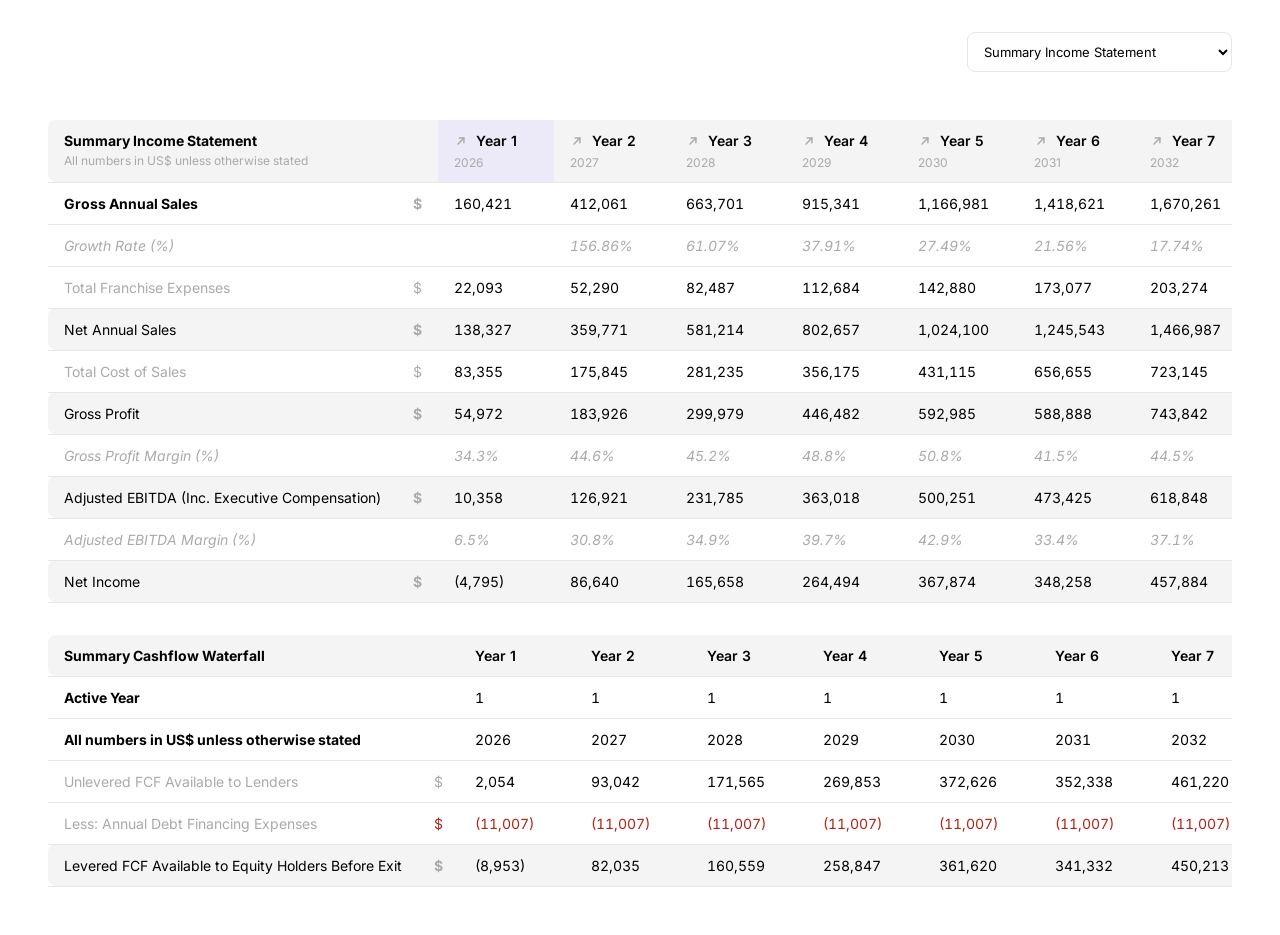
<file: models/index.html>
<!DOCTYPE html>
<html lang="en">
  <head>
    <meta charset="UTF-8" />
    <meta name="viewport" content="width=device-width, initial-scale=1.0" />
    <title>Decimal — Summary Income Statement</title>
    <link rel="icon" href="../assets/favicon/favicon.ico" sizes="any" />
    <link rel="icon" type="image/png" sizes="16x16" href="../assets/favicon/x16.png" />
    <link rel="icon" type="image/png" sizes="32x32" href="../assets/favicon/x32.png" />
    <link rel="icon" type="image/png" sizes="96x96" href="../assets/favicon/x96.png" />
    <link rel="apple-touch-icon" sizes="192x192" href="../assets/favicon/x192.png" />
    <link rel="manifest" href="../assets/favicon/manifest.json" />
    <link rel="preconnect" href="https://fonts.googleapis.com" />
    <link rel="preconnect" href="https://fonts.gstatic.com" crossorigin />
    <link
      href="https://fonts.googleapis.com/css2?family=Inter:wght@400;500;600;700&display=swap"
      rel="stylesheet"
    />
    <link rel="stylesheet" href="styles.css" />
  </head>
  <body>
    <main class="table-shell">
      <div class="table-toolbar">
        <select
          class="table-select"
          data-table-select
          aria-label="Select table to display"
        >
          <option value="summary">Summary Income Statement</option>
          <option value="investments">Initial Investments (Input Costs)</option>
        </select>
      </div>

      <div class="scroll table-panel" data-table-panel="summary">
      <table class="summary">
        <thead>
          <tr>
            <th class="col-label">
              <span class="title">Summary Income Statement</span>
              <span class="subtitle"
                >All numbers in US$ unless otherwise stated</span
              >
            </th>
            <th class="col-unit"></th>
            <th class="col-year year-1">
              <span class="year">Year 1</span><span class="cal">2026</span>
            </th>
            <th class="col-year">
              <span class="year">Year 2</span><span class="cal">2027</span>
            </th>
            <th class="col-year">
              <span class="year">Year 3</span><span class="cal">2028</span>
            </th>
            <th class="col-year">
              <span class="year">Year 4</span><span class="cal">2029</span>
            </th>
            <th class="col-year">
              <span class="year">Year 5</span><span class="cal">2030</span>
            </th>
            <th class="col-year">
              <span class="year">Year 6</span><span class="cal">2031</span>
            </th>
            <th class="col-year">
              <span class="year">Year 7</span><span class="cal">2032</span>
            </th>
            <th class="col-year">
              <span class="year">Year 8</span><span class="cal">2033</span>
            </th>
            <th class="col-year">
              <span class="year">Year 9</span><span class="cal">2034</span>
            </th>
          </tr>
        </thead>
        <tbody>
          <tr class="strong">
            <td class="label">Gross Annual Sales</td>
            <td class="col-unit">$</td>
            <td class="value">160,421</td>
            <td class="value">412,061</td>
            <td class="value">663,701</td>
            <td class="value">915,341</td>
            <td class="value">1,166,981</td>
            <td class="value">1,418,621</td>
            <td class="value">1,670,261</td>
            <td class="value">1,921,901</td>
            <td class="value">2,173,541</td>
          </tr>
          <tr class="metric">
            <td class="label">Growth Rate (%)</td>
            <td class="col-unit"></td>
            <td class="value"></td>
            <td class="value">156.86%</td>
            <td class="value">61.07%</td>
            <td class="value">37.91%</td>
            <td class="value">27.49%</td>
            <td class="value">21.56%</td>
            <td class="value">17.74%</td>
            <td class="value">15.07%</td>
            <td class="value">13.09%</td>
          </tr>
          <tr>
            <td class="label">Total Franchise Expenses</td>
            <td class="col-unit">$</td>
            <td class="value">22,093</td>
            <td class="value">52,290</td>
            <td class="value">82,487</td>
            <td class="value">112,684</td>
            <td class="value">142,880</td>
            <td class="value">173,077</td>
            <td class="value">203,274</td>
            <td class="value">233,471</td>
            <td class="value">263,668</td>
          </tr>
          <tr class="highlight">
            <td class="label">Net Annual Sales</td>
            <td class="col-unit">$</td>
            <td class="value">138,327</td>
            <td class="value">359,771</td>
            <td class="value">581,214</td>
            <td class="value">802,657</td>
            <td class="value">1,024,100</td>
            <td class="value">1,245,543</td>
            <td class="value">1,466,987</td>
            <td class="value">1,688,430</td>
            <td class="value">1,909,873</td>
          </tr>
          <tr>
            <td class="label">Total Cost of Sales</td>
            <td class="col-unit">$</td>
            <td class="value">83,355</td>
            <td class="value">175,845</td>
            <td class="value">281,235</td>
            <td class="value">356,175</td>
            <td class="value">431,115</td>
            <td class="value">656,655</td>
            <td class="value">723,145</td>
            <td class="value">848,835</td>
            <td class="value">903,475</td>
          </tr>
          <tr class="highlight">
            <td class="label">Gross Profit</td>
            <td class="col-unit">$</td>
            <td class="value">54,972</td>
            <td class="value">183,926</td>
            <td class="value">299,979</td>
            <td class="value">446,482</td>
            <td class="value">592,985</td>
            <td class="value">588,888</td>
            <td class="value">743,842</td>
            <td class="value">839,595</td>
            <td class="value">1,006,398</td>
          </tr>
          <tr class="metric">
            <td class="label">Gross Profit Margin (%)</td>
            <td class="col-unit"></td>
            <td class="value">34.3%</td>
            <td class="value">44.6%</td>
            <td class="value">45.2%</td>
            <td class="value">48.8%</td>
            <td class="value">50.8%</td>
            <td class="value">41.5%</td>
            <td class="value">44.5%</td>
            <td class="value">43.7%</td>
            <td class="value">46.3%</td>
          </tr>
          <tr class="highlight">
            <td class="label">Adjusted EBITDA (Inc. Executive Compensation)</td>
            <td class="col-unit">$</td>
            <td class="value">10,358</td>
            <td class="value">126,921</td>
            <td class="value">231,785</td>
            <td class="value">363,018</td>
            <td class="value">500,251</td>
            <td class="value">473,425</td>
            <td class="value">618,848</td>
            <td class="value">702,131</td>
            <td class="value">854,944</td>
          </tr>
          <tr class="metric">
            <td class="label">Adjusted EBITDA Margin (%)</td>
            <td class="col-unit"></td>
            <td class="value">6.5%</td>
            <td class="value">30.8%</td>
            <td class="value">34.9%</td>
            <td class="value">39.7%</td>
            <td class="value">42.9%</td>
            <td class="value">33.4%</td>
            <td class="value">37.1%</td>
            <td class="value">36.5%</td>
            <td class="value">39.3%</td>
          </tr>
          <tr class="highlight">
            <td class="label">Net Income</td>
            <td class="col-unit">$</td>
            <td class="value">(4,795)</td>
            <td class="value">86,640</td>
            <td class="value">165,658</td>
            <td class="value">264,494</td>
            <td class="value">367,874</td>
            <td class="value">348,258</td>
            <td class="value">457,884</td>
            <td class="value">520,965</td>
            <td class="value">636,259</td>
          </tr>
        </tbody>
      </table>

      <table class="summary summary-secondary">
        <thead>
          <tr>
            <th class="col-label">
              <span class="title">Summary Cashflow Waterfall</span>
            </th>
            <th class="col-unit"></th>
            <th class="col-year">Year 1</th>
            <th class="col-year">Year 2</th>
            <th class="col-year">Year 3</th>
            <th class="col-year">Year 4</th>
            <th class="col-year">Year 5</th>
            <th class="col-year">Year 6</th>
            <th class="col-year">Year 7</th>
            <th class="col-year">Year 8</th>
            <th class="col-year">Year 9</th>
          </tr>
        </thead>
        <tbody>
          <tr class="strong">
            <td class="label">Active Year</td>
            <td class="col-unit"></td>
            <td class="value">1</td>
            <td class="value">1</td>
            <td class="value">1</td>
            <td class="value">1</td>
            <td class="value">1</td>
            <td class="value">1</td>
            <td class="value">1</td>
            <td class="value">1</td>
            <td class="value">1</td>
          </tr>
          <tr class="strong">
            <td class="label">All numbers in US$ unless otherwise stated</td>
            <td class="col-unit"></td>
            <td class="value">2026</td>
            <td class="value">2027</td>
            <td class="value">2028</td>
            <td class="value">2029</td>
            <td class="value">2030</td>
            <td class="value">2031</td>
            <td class="value">2032</td>
            <td class="value">2033</td>
            <td class="value">2034</td>
          </tr>
          <tr>
            <td class="label">Unlevered FCF Available to Lenders</td>
            <td class="col-unit">$</td>
            <td class="value">2,054</td>
            <td class="value">93,042</td>
            <td class="value">171,565</td>
            <td class="value">269,853</td>
            <td class="value">372,626</td>
            <td class="value">352,338</td>
            <td class="value">461,220</td>
            <td class="value">523,476</td>
            <td class="value">637,588</td>
          </tr>
          <tr>
            <td class="label">Less: Annual Debt Financing Expenses</td>
            <td class="col-unit negative">$</td>
            <td class="value negative">(11,007)</td>
            <td class="value negative">(11,007)</td>
            <td class="value negative">(11,007)</td>
            <td class="value negative">(11,007)</td>
            <td class="value negative">(11,007)</td>
            <td class="value negative">(11,007)</td>
            <td class="value negative">(11,007)</td>
            <td class="value negative">(11,007)</td>
            <td class="value negative">(11,007)</td>
          </tr>
          <tr class="highlight">
            <td class="label">Levered FCF Available to Equity Holders Before Exit</td>
            <td class="col-unit">$</td>
            <td class="value">(8,953)</td>
            <td class="value">82,035</td>
            <td class="value">160,559</td>
            <td class="value">258,847</td>
            <td class="value">361,620</td>
            <td class="value">341,332</td>
            <td class="value">450,213</td>
            <td class="value">512,470</td>
            <td class="value">626,581</td>
          </tr>
        </tbody>
      </table>
      </div>

      <div class="scroll table-panel" data-table-panel="investments" hidden>
        <table class="summary">
          <thead>
            <tr>
              <th class="col-label">
                <span class="title">Initial Investments (Input Costs)</span>
              </th>
              <th class="col-unit"></th>
              <th class="col-scenario">Low</th>
              <th class="col-scenario">Mid</th>
              <th class="col-scenario">High</th>
              <th class="col-scenario">Effective</th>
            </tr>
          </thead>
          <tbody>
            <tr>
              <td class="label">Development Fee</td>
              <td class="col-unit">$</td>
              <td class="value">0</td>
              <td class="value">0</td>
              <td class="value">0</td>
              <td class="value">0</td>
            </tr>
            <tr>
              <td class="label">Franchise Fee</td>
              <td class="col-unit">$</td>
              <td class="value assumption">30,000</td>
              <td class="value">30,000</td>
              <td class="value assumption">30,000</td>
              <td class="value">30,000</td>
            </tr>
            <tr>
              <td class="label">Training Expenses</td>
              <td class="col-unit">$</td>
              <td class="value assumption">200</td>
              <td class="value">250</td>
              <td class="value assumption">300</td>
              <td class="value">250</td>
            </tr>
            <tr>
              <td class="label">Client Account Purchases</td>
              <td class="col-unit">$</td>
              <td class="value assumption">0</td>
              <td class="value">0</td>
              <td class="value assumption">1,050,000</td>
              <td class="value">0</td>
            </tr>
            <tr>
              <td class="label">Leasehold Improvements and Deposits</td>
              <td class="col-unit">$</td>
              <td class="value assumption">0</td>
              <td class="value">750</td>
              <td class="value assumption">1,500</td>
              <td class="value">750</td>
            </tr>
            <tr>
              <td class="label">Furniture, Fixtures and Equipment</td>
              <td class="col-unit">$</td>
              <td class="value assumption">0</td>
              <td class="value">500</td>
              <td class="value assumption">1,000</td>
              <td class="value">500</td>
            </tr>
            <tr>
              <td class="label">Office Rent and Utilities (1 Month)</td>
              <td class="col-unit">$</td>
              <td class="value assumption">0</td>
              <td class="value">1,000</td>
              <td class="value assumption">2,000</td>
              <td class="value">1,000</td>
            </tr>
            <tr>
              <td class="label">Office Equipment, Computer Hardware</td>
              <td class="col-unit">$</td>
              <td class="value assumption">2,600</td>
              <td class="value">4,550</td>
              <td class="value assumption">6,500</td>
              <td class="value">4,550</td>
            </tr>
            <tr>
              <td class="label">Initial Launch Marketing</td>
              <td class="col-unit">$</td>
              <td class="value assumption">3,000</td>
              <td class="value">3,000</td>
              <td class="value assumption">3,000</td>
              <td class="value">3,000</td>
            </tr>
            <tr>
              <td class="label">Insurance</td>
              <td class="col-unit">$</td>
              <td class="value assumption">500</td>
              <td class="value">1,000</td>
              <td class="value assumption">1,500</td>
              <td class="value">1,000</td>
            </tr>
            <tr>
              <td class="label">Additional Funds (3 Months)</td>
              <td class="col-unit">$</td>
              <td class="value assumption">23,750</td>
              <td class="value">31,250</td>
              <td class="value assumption">38,750</td>
              <td class="value">31,250</td>
            </tr>
            <tr>
              <td class="label">Licenses &amp; Permits</td>
              <td class="col-unit"></td>
              <td class="value"></td>
              <td class="value"></td>
              <td class="value"></td>
              <td class="value"></td>
            </tr>
            <tr>
              <td class="label">Miscellaneous</td>
              <td class="col-unit"></td>
              <td class="value"></td>
              <td class="value"></td>
              <td class="value"></td>
              <td class="value"></td>
            </tr>
            <tr class="highlight">
              <td class="label">Total Franchise Setup Costs</td>
              <td class="col-unit">$</td>
              <td class="value">60,050</td>
              <td class="value">72,300</td>
              <td class="value">1,134,550</td>
              <td class="value">72,300</td>
            </tr>
            <tr class="section">
              <td>Deal Expenses</td>
              <td></td>
              <td></td>
              <td></td>
              <td></td>
              <td></td>
            </tr>
            <tr>
              <td class="label">(+) Working Capital (3 Months)</td>
              <td class="col-unit">$</td>
              <td class="value assumption">25,000</td>
              <td class="value">32,500</td>
              <td class="value assumption">40,000</td>
              <td class="value">32,500</td>
            </tr>
            <tr>
              <td class="label">(+) SBA Guaranty Fee &amp; Others</td>
              <td class="col-unit">$</td>
              <td class="value">3,003</td>
              <td class="value">3,615</td>
              <td class="value">56,728</td>
              <td class="value">3,615</td>
            </tr>
            <tr class="highlight">
              <td class="label">Total Project Costs</td>
              <td class="col-unit">$</td>
              <td class="value">88,053</td>
              <td class="value">108,415</td>
              <td class="value">1,231,278</td>
              <td class="value">108,415</td>
            </tr>
          </tbody>
        </table>
      </div>
    </main>

    <script>
      const arrow = `<svg width="14" height="14" viewBox="0 0 24 24" fill="none"
        stroke="currentColor" stroke-width="2.5" stroke-linecap="round"
        stroke-linejoin="round"><line x1="7" y1="17" x2="17" y2="7"></line>
        <polyline points="9 7 17 7 17 15"></polyline></svg>`;
      document.querySelectorAll(".year").forEach((el) => {
        el.insertAdjacentHTML("afterbegin", arrow);
      });

      const tableSelect = document.querySelector("[data-table-select]");
      const tablePanels = document.querySelectorAll("[data-table-panel]");

      tableSelect.addEventListener("change", () => {
        tablePanels.forEach((panel) => {
          panel.hidden = panel.dataset.tablePanel !== tableSelect.value;
        });
      });
    </script>
  </body>
</html>
</file>
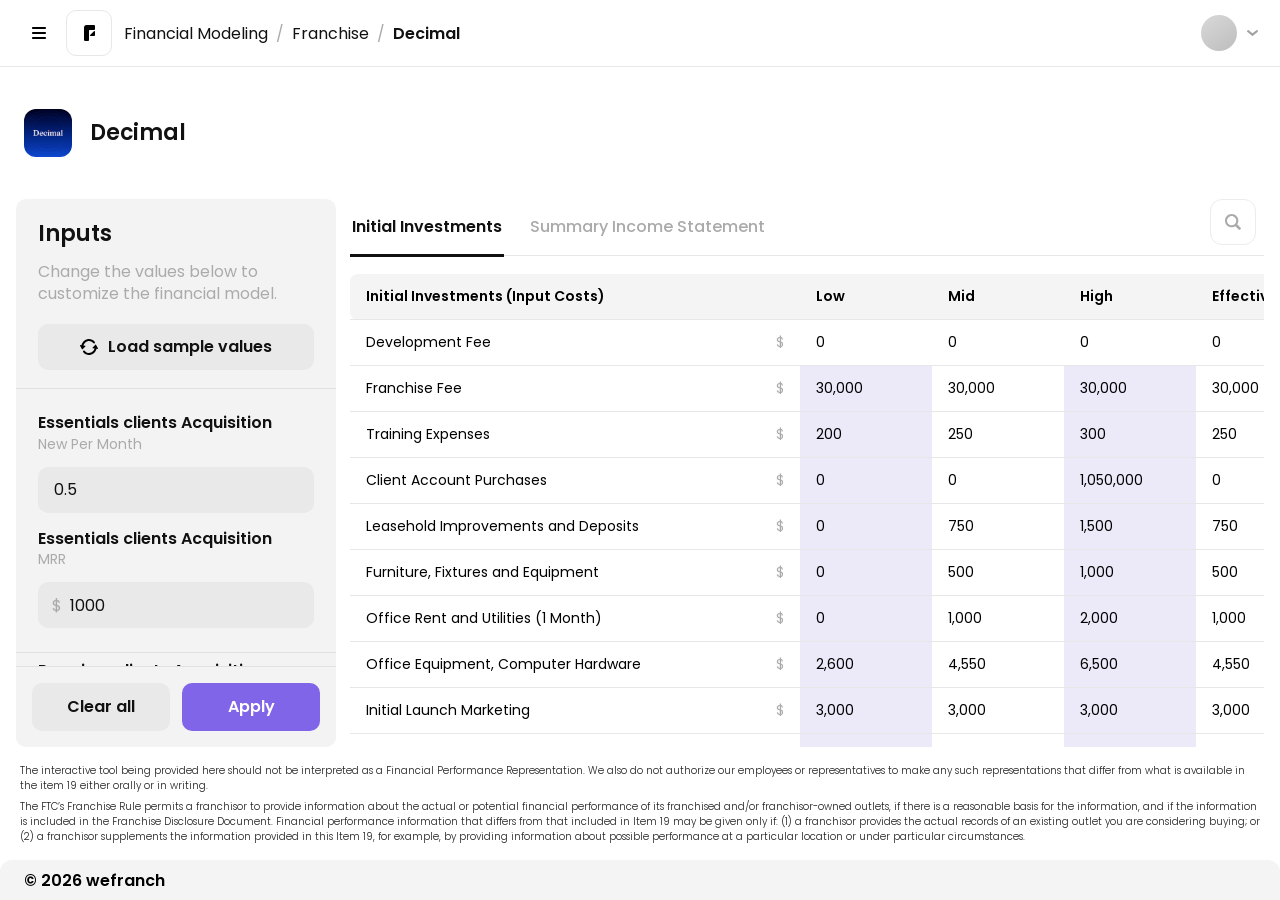
<file: ui/index.html>
<!DOCTYPE html>
<html lang="en">
<head>
  <meta charset="UTF-8" />
  <meta name="viewport" content="width=device-width, initial-scale=1.0" />
  <title>Decimal — Financial Modeling</title>
  <link rel="icon" href="../../assets/favicon.ico" sizes="any" />
  <link rel="icon" type="image/png" sizes="16x16" href="../../assets/x16.png" />
  <link rel="icon" type="image/png" sizes="32x32" href="../../assets/x32.png" />
  <link rel="icon" type="image/png" sizes="96x96" href="../../assets/x96.png" />
  <link rel="apple-touch-icon" sizes="192x192" href="../../assets/x192.png" />
  <link rel="manifest" href="../../assets/manifest.json" />
  <link rel="preconnect" href="https://fonts.googleapis.com" />
  <link rel="preconnect" href="https://fonts.gstatic.com" crossorigin />
  <link href="https://fonts.googleapis.com/css2?family=Poppins:wght@400;500;600;700&display=swap" rel="stylesheet" />
  <link rel="stylesheet" href="styles.css" />
</head>
<body>
  <div class="page-layout">
    <header class="site-header" aria-label="Application header">
      <div class="site-header-start">
        <button class="ui-control ui-icon-button ui-button-ghost" type="button" aria-label="Open menu">
          <img src="assets/menu.svg" alt="" width="14" height="12" />
        </button>
        <a class="brand-lockup" href="../" aria-label="Wefranch home">
          <img class="brand-mark" src="assets/logo-wefranch.svg" alt="" width="11" height="16" />
        </a>
        <nav class="breadcrumb" aria-label="Breadcrumb">
          <span>Financial Modeling</span>
          <span class="breadcrumb-separator">/</span>
          <span>Franchise</span>
          <span class="breadcrumb-separator">/</span>
          <span class="breadcrumb-current">Decimal</span>
        </nav>
      </div>
      <div class="site-header-end">
        <button class="ui-control user-menu" type="button" aria-label="User menu">
          <span class="user-avatar" aria-hidden="true"></span>
          <img src="assets/chevron.svg" alt="" width="11" height="6" />
        </button>
      </div>
    </header>

    <section class="hero" aria-label="Brand">
      <div class="hero-logo">
        <img src="assets/decimal-logo.jpg" alt="Decimal" width="48" height="48" />
      </div>
      <h1 class="hero-title">Decimal</h1>
    </section>

    <div class="embed-security-overlay" aria-hidden="true">
      <div class="embed-security-overlay__backdrop"></div>
      <section class="embed-security-modal" aria-label="Access approvals">
        <button class="ui-control embed-security-modal__close" type="button" aria-label="Close access modal">
          <span aria-hidden="true">&times;</span>
        </button>
        <div class="embed-security-modal__title-row">
          <img
            class="embed-security-modal__icon"
            src="assets/padlock.svg"
            alt=""
            width="21"
            height="24"
            aria-hidden="true"
          />
          <h2 class="embed-security-modal__title">Manage access</h2>
        </div>
        <p class="embed-security-modal__copy">
          Review and respond to requests for access to your financial model.
        </p>
        <div class="embed-security-modal__table" role="table" aria-label="Access requests">
          <div class="embed-security-modal__row embed-security-modal__row--head" role="row">
            <span role="columnheader">User</span>
            <span role="columnheader">Access</span>
          </div>
          <div class="embed-security-modal__row" role="row">
            <span role="cell">Adam Boltnier</span>
            <strong class="embed-security-modal__status embed-security-modal__status--approved" role="cell">
              <img src="assets/check.svg" alt="" width="14" height="11" aria-hidden="true" />
              Approved
            </strong>
          </div>
          <div class="embed-security-modal__row" role="row">
            <span role="cell">Marc Bowen</span>
            <strong class="embed-security-modal__status embed-security-modal__status--approved" role="cell">
              <img src="assets/check.svg" alt="" width="14" height="11" aria-hidden="true" />
              Approved
            </strong>
          </div>
          <div class="embed-security-modal__row" role="row">
            <span class="embed-security-modal__user embed-security-modal__user--rejected" role="cell">Maria Smith</span>
            <strong role="cell">Rejected</strong>
          </div>
          <div class="embed-security-modal__row" role="row">
            <span role="cell">David Chen</span>
            <strong class="embed-security-modal__status embed-security-modal__status--approved" role="cell">
              <img src="assets/check.svg" alt="" width="14" height="11" aria-hidden="true" />
              Approved
            </strong>
          </div>
        </div>
        <div class="embed-security-modal__footer">
          <button class="ui-control ui-button ui-button-primary embed-security-modal__done" type="button">
            Done
          </button>
        </div>
      </section>
    </div>

    <main class="page-shell">
      <div class="workspace">
        <aside class="input-panel" id="inputPanel" aria-label="Model inputs">
          <div class="input-scroll">
            <div class="filter-header">
              <h2>Inputs</h2>
              <p>Change the values below to customize the financial model.</p>
            </div>

            <button class="ui-control ui-button ui-button-muted load-sample-btn" id="loadSampleValues" type="button">
              <img src="assets/reload.svg" alt="" width="18" height="18" />
              <span>Load sample values</span>
            </button>

            <section class="input-section">
              <label class="input-label" for="essentialsNewPerMonth">Essentials clients Acquisition</label>
              <span class="input-sublabel">New Per Month</span>
              <div class="input-field">
                <input class="input-value" id="essentialsNewPerMonth" type="number" step="0.1" min="0" inputmode="decimal" />
              </div>
            </section>

            <section class="input-section">
              <label class="input-label" for="essentialsMRR">Essentials clients Acquisition</label>
              <span class="input-sublabel">MRR</span>
              <div class="input-field">
                <span class="input-field-prefix">$</span>
                <input class="input-value has-prefix" id="essentialsMRR" type="number" step="1" min="0" inputmode="numeric" />
              </div>
            </section>

            <section class="input-section">
              <label class="input-label" for="premiumNewPerMonth">Premium clients Acquisition</label>
              <span class="input-sublabel">New Per Month</span>
              <div class="input-field">
                <input class="input-value" id="premiumNewPerMonth" type="number" step="0.1" min="0" inputmode="decimal" />
              </div>
            </section>

            <section class="input-section">
              <label class="input-label" for="premiumMRR">Premium clients Acquisition</label>
              <span class="input-sublabel">MRR</span>
              <div class="input-field">
                <span class="input-field-prefix">$</span>
                <input class="input-value has-prefix" id="premiumMRR" type="number" step="1" min="0" inputmode="numeric" />
              </div>
            </section>
          </div>

          <div class="input-actions">
            <button class="ui-control ui-button ui-button-muted input-action-btn" id="clearAllInputs" type="button">Clear all</button>
            <button class="ui-control ui-button ui-button-primary input-action-btn" id="applyInputs" type="button">Apply</button>
          </div>
        </aside>

        <div class="table-area">
          <div class="table-tabs" role="tablist" aria-label="Financial tables">
            <button class="table-tab is-active" type="button" role="tab" aria-selected="true" data-table-tab="investments">Initial Investments</button>
            <button class="table-tab" type="button" role="tab" aria-selected="false" data-table-tab="summary">Summary Income Statement</button>
            <span class="table-tabs-spacer" aria-hidden="true"></span>
            <label class="table-search-btn" for="tableSearchInput" role="search">
              <img class="table-search-icon" src="assets/search.svg" alt="" aria-hidden="true">
              <input
                class="table-search-input"
                id="tableSearchInput"
                type="search"
                inputmode="search"
                autocomplete="off"
                placeholder="Search in across tables..."
                aria-label="Search financial table rows"
              >
              <button class="table-search-clear" id="tableSearchClear" type="button" aria-label="Clear search" hidden></button>
            </label>
          </div>

          <div class="table-body">
          <div class="scroll table-panel" data-table-panel="investments">
            <table class="summary">
              <colgroup>
                <col class="col-label">
                <col class="col-unit">
                <col class="col-scenario">
                <col class="col-scenario">
                <col class="col-scenario">
                <col class="col-scenario">
              </colgroup>
              <thead>
                <tr>
                  <th class="col-label">
                    <span class="title">Initial Investments (Input Costs)</span>
                  </th>
                  <th class="col-unit"></th>
                  <th class="col-scenario">Low</th>
                  <th class="col-scenario">Mid</th>
                  <th class="col-scenario">High</th>
                  <th class="col-scenario">Effective</th>
                </tr>
              </thead>
              <tbody>
                <tr>
                  <td class="label">Development Fee</td>
                  <td class="col-unit">$</td>
                  <td class="value">0</td>
                  <td class="value">0</td>
                  <td class="value">0</td>
                  <td class="value">0</td>
                </tr>
                <tr>
                  <td class="label">Franchise Fee</td>
                  <td class="col-unit">$</td>
                  <td class="value assumption">30,000</td>
                  <td class="value">30,000</td>
                  <td class="value assumption">30,000</td>
                  <td class="value">30,000</td>
                </tr>
                <tr>
                  <td class="label">Training Expenses</td>
                  <td class="col-unit">$</td>
                  <td class="value assumption">200</td>
                  <td class="value">250</td>
                  <td class="value assumption">300</td>
                  <td class="value">250</td>
                </tr>
                <tr>
                  <td class="label">Client Account Purchases</td>
                  <td class="col-unit">$</td>
                  <td class="value assumption">0</td>
                  <td class="value">0</td>
                  <td class="value assumption">1,050,000</td>
                  <td class="value">0</td>
                </tr>
                <tr>
                  <td class="label">Leasehold Improvements and Deposits</td>
                  <td class="col-unit">$</td>
                  <td class="value assumption">0</td>
                  <td class="value">750</td>
                  <td class="value assumption">1,500</td>
                  <td class="value">750</td>
                </tr>
                <tr>
                  <td class="label">Furniture, Fixtures and Equipment</td>
                  <td class="col-unit">$</td>
                  <td class="value assumption">0</td>
                  <td class="value">500</td>
                  <td class="value assumption">1,000</td>
                  <td class="value">500</td>
                </tr>
                <tr>
                  <td class="label">Office Rent and Utilities (1 Month)</td>
                  <td class="col-unit">$</td>
                  <td class="value assumption">0</td>
                  <td class="value">1,000</td>
                  <td class="value assumption">2,000</td>
                  <td class="value">1,000</td>
                </tr>
                <tr>
                  <td class="label">Office Equipment, Computer Hardware</td>
                  <td class="col-unit">$</td>
                  <td class="value assumption">2,600</td>
                  <td class="value">4,550</td>
                  <td class="value assumption">6,500</td>
                  <td class="value">4,550</td>
                </tr>
                <tr>
                  <td class="label">Initial Launch Marketing</td>
                  <td class="col-unit">$</td>
                  <td class="value assumption">3,000</td>
                  <td class="value">3,000</td>
                  <td class="value assumption">3,000</td>
                  <td class="value">3,000</td>
                </tr>
                <tr>
                  <td class="label">Insurance</td>
                  <td class="col-unit">$</td>
                  <td class="value assumption">500</td>
                  <td class="value">1,000</td>
                  <td class="value assumption">1,500</td>
                  <td class="value">1,000</td>
                </tr>
                <tr>
                  <td class="label">Additional Funds (3 Months)</td>
                  <td class="col-unit">$</td>
                  <td class="value assumption">23,750</td>
                  <td class="value">31,250</td>
                  <td class="value assumption">38,750</td>
                  <td class="value">31,250</td>
                </tr>
                <tr>
                  <td class="label">Licenses &amp; Permits</td>
                  <td class="col-unit"></td>
                  <td class="value assumption"></td>
                  <td class="value"></td>
                  <td class="value assumption"></td>
                  <td class="value"></td>
                </tr>
                <tr>
                  <td class="label">Miscellaneous</td>
                  <td class="col-unit"></td>
                  <td class="value assumption"></td>
                  <td class="value"></td>
                  <td class="value assumption"></td>
                  <td class="value"></td>
                </tr>
                <tr class="highlight">
                  <td class="label">Total Franchise Setup Costs</td>
                  <td class="col-unit">$</td>
                  <td class="value">60,050</td>
                  <td class="value">72,300</td>
                  <td class="value">1,134,550</td>
                  <td class="value">72,300</td>
                </tr>
                <tr class="section">
                  <td>Deal Expenses</td>
                  <td></td>
                  <td></td>
                  <td></td>
                  <td></td>
                  <td></td>
                </tr>
                <tr>
                  <td class="label">(+) Working Capital (3 Months)</td>
                  <td class="col-unit">$</td>
                  <td class="value assumption">25,000</td>
                  <td class="value">32,500</td>
                  <td class="value assumption">40,000</td>
                  <td class="value">32,500</td>
                </tr>
                <tr>
                  <td class="label">(+) SBA Guaranty Fee &amp; Others</td>
                  <td class="col-unit">$</td>
                  <td class="value">3,003</td>
                  <td class="value">3,615</td>
                  <td class="value">56,728</td>
                  <td class="value">3,615</td>
                </tr>
                <tr class="highlight">
                  <td class="label">Total Project Costs</td>
                  <td class="col-unit">$</td>
                  <td class="value">88,053</td>
                  <td class="value">108,415</td>
                  <td class="value">1,231,278</td>
                  <td class="value">108,415</td>
                </tr>
              </tbody>
            </table>
          </div>

          <div class="scroll table-panel" data-table-panel="summary" hidden>
            <table class="summary">
              <colgroup>
                <col class="col-label">
                <col class="col-unit">
                <col class="col-year">
                <col class="col-year">
                <col class="col-year">
                <col class="col-year">
                <col class="col-year">
                <col class="col-year">
                <col class="col-year">
                <col class="col-year">
                <col class="col-year">
              </colgroup>
              <thead>
                <tr class="summary-title-row">
                  <th colspan="11">Summary Income Statement</th>
                </tr>
                <tr class="summary-period-row">
                  <th class="col-label">Year</th>
                  <th class="col-unit"></th>
                  <th class="col-year year-1">Year 1</th>
                  <th class="col-year">Year 2</th>
                  <th class="col-year">Year 3</th>
                  <th class="col-year">Year 4</th>
                  <th class="col-year">Year 5</th>
                  <th class="col-year">Year 6</th>
                  <th class="col-year">Year 7</th>
                  <th class="col-year">Year 8</th>
                  <th class="col-year">Year 9</th>
                </tr>
                <tr class="summary-period-row summary-period-row--last">
                  <th class="col-label">All numbers in US$ unless otherwise stated</th>
                  <th class="col-unit"></th>
                  <th class="col-year year-1">2026</th>
                  <th class="col-year">2027</th>
                  <th class="col-year">2028</th>
                  <th class="col-year">2029</th>
                  <th class="col-year">2030</th>
                  <th class="col-year">2031</th>
                  <th class="col-year">2032</th>
                  <th class="col-year">2033</th>
                  <th class="col-year">2034</th>
                </tr>
              </thead>
              <tbody>
                <tr class="strong">
                  <td class="label">Gross Annual Sales</td>
                  <td class="col-unit">$</td>
                  <td class="value" data-row="grossAnnualSales"></td>
                  <td class="value" data-row="grossAnnualSales"></td>
                  <td class="value" data-row="grossAnnualSales"></td>
                  <td class="value" data-row="grossAnnualSales"></td>
                  <td class="value" data-row="grossAnnualSales"></td>
                  <td class="value" data-row="grossAnnualSales"></td>
                  <td class="value" data-row="grossAnnualSales"></td>
                  <td class="value" data-row="grossAnnualSales"></td>
                  <td class="value" data-row="grossAnnualSales"></td>
                </tr>
                <tr class="metric">
                  <td class="label">Growth Rate (%)</td>
                  <td class="col-unit"></td>
                  <td class="value" data-row="growthRates"></td>
                  <td class="value" data-row="growthRates"></td>
                  <td class="value" data-row="growthRates"></td>
                  <td class="value" data-row="growthRates"></td>
                  <td class="value" data-row="growthRates"></td>
                  <td class="value" data-row="growthRates"></td>
                  <td class="value" data-row="growthRates"></td>
                  <td class="value" data-row="growthRates"></td>
                  <td class="value" data-row="growthRates"></td>
                </tr>
                <tr>
                  <td class="label">Total Franchise Expenses</td>
                  <td class="col-unit">$</td>
                  <td class="value" data-row="totalFranchiseExpenses"></td>
                  <td class="value" data-row="totalFranchiseExpenses"></td>
                  <td class="value" data-row="totalFranchiseExpenses"></td>
                  <td class="value" data-row="totalFranchiseExpenses"></td>
                  <td class="value" data-row="totalFranchiseExpenses"></td>
                  <td class="value" data-row="totalFranchiseExpenses"></td>
                  <td class="value" data-row="totalFranchiseExpenses"></td>
                  <td class="value" data-row="totalFranchiseExpenses"></td>
                  <td class="value" data-row="totalFranchiseExpenses"></td>
                </tr>
                <tr class="highlight">
                  <td class="label">Net Annual Sales</td>
                  <td class="col-unit">$</td>
                  <td class="value" data-row="netAnnualSales"></td>
                  <td class="value" data-row="netAnnualSales"></td>
                  <td class="value" data-row="netAnnualSales"></td>
                  <td class="value" data-row="netAnnualSales"></td>
                  <td class="value" data-row="netAnnualSales"></td>
                  <td class="value" data-row="netAnnualSales"></td>
                  <td class="value" data-row="netAnnualSales"></td>
                  <td class="value" data-row="netAnnualSales"></td>
                  <td class="value" data-row="netAnnualSales"></td>
                </tr>
                <tr>
                  <td class="label">Total Cost of Sales</td>
                  <td class="col-unit">$</td>
                  <td class="value" data-row="totalCostOfSales"></td>
                  <td class="value" data-row="totalCostOfSales"></td>
                  <td class="value" data-row="totalCostOfSales"></td>
                  <td class="value" data-row="totalCostOfSales"></td>
                  <td class="value" data-row="totalCostOfSales"></td>
                  <td class="value" data-row="totalCostOfSales"></td>
                  <td class="value" data-row="totalCostOfSales"></td>
                  <td class="value" data-row="totalCostOfSales"></td>
                  <td class="value" data-row="totalCostOfSales"></td>
                </tr>
                <tr class="highlight">
                  <td class="label">Gross Profit</td>
                  <td class="col-unit">$</td>
                  <td class="value" data-row="grossProfit"></td>
                  <td class="value" data-row="grossProfit"></td>
                  <td class="value" data-row="grossProfit"></td>
                  <td class="value" data-row="grossProfit"></td>
                  <td class="value" data-row="grossProfit"></td>
                  <td class="value" data-row="grossProfit"></td>
                  <td class="value" data-row="grossProfit"></td>
                  <td class="value" data-row="grossProfit"></td>
                  <td class="value" data-row="grossProfit"></td>
                </tr>
                <tr class="metric">
                  <td class="label">Gross Profit Margin (%)</td>
                  <td class="col-unit"></td>
                  <td class="value" data-row="grossProfitMargin"></td>
                  <td class="value" data-row="grossProfitMargin"></td>
                  <td class="value" data-row="grossProfitMargin"></td>
                  <td class="value" data-row="grossProfitMargin"></td>
                  <td class="value" data-row="grossProfitMargin"></td>
                  <td class="value" data-row="grossProfitMargin"></td>
                  <td class="value" data-row="grossProfitMargin"></td>
                  <td class="value" data-row="grossProfitMargin"></td>
                  <td class="value" data-row="grossProfitMargin"></td>
                </tr>
                <tr class="highlight">
                  <td class="label">Adjusted EBITDA (Inc. Executive Compensation)</td>
                  <td class="col-unit">$</td>
                  <td class="value" data-row="adjustedEbitda"></td>
                  <td class="value" data-row="adjustedEbitda"></td>
                  <td class="value" data-row="adjustedEbitda"></td>
                  <td class="value" data-row="adjustedEbitda"></td>
                  <td class="value" data-row="adjustedEbitda"></td>
                  <td class="value" data-row="adjustedEbitda"></td>
                  <td class="value" data-row="adjustedEbitda"></td>
                  <td class="value" data-row="adjustedEbitda"></td>
                  <td class="value" data-row="adjustedEbitda"></td>
                </tr>
                <tr class="metric">
                  <td class="label">Adjusted EBITDA Margin (%)</td>
                  <td class="col-unit"></td>
                  <td class="value" data-row="adjustedEbitdaMargin"></td>
                  <td class="value" data-row="adjustedEbitdaMargin"></td>
                  <td class="value" data-row="adjustedEbitdaMargin"></td>
                  <td class="value" data-row="adjustedEbitdaMargin"></td>
                  <td class="value" data-row="adjustedEbitdaMargin"></td>
                  <td class="value" data-row="adjustedEbitdaMargin"></td>
                  <td class="value" data-row="adjustedEbitdaMargin"></td>
                  <td class="value" data-row="adjustedEbitdaMargin"></td>
                  <td class="value" data-row="adjustedEbitdaMargin"></td>
                </tr>
                <tr class="highlight total">
                  <td class="label">Net Income</td>
                  <td class="col-unit">$</td>
                  <td class="value" data-row="netIncome"></td>
                  <td class="value" data-row="netIncome"></td>
                  <td class="value" data-row="netIncome"></td>
                  <td class="value" data-row="netIncome"></td>
                  <td class="value" data-row="netIncome"></td>
                  <td class="value" data-row="netIncome"></td>
                  <td class="value" data-row="netIncome"></td>
                  <td class="value" data-row="netIncome"></td>
                  <td class="value" data-row="netIncome"></td>
                </tr>
              </tbody>
            </table>

            <table class="summary summary-secondary">
              <colgroup>
                <col class="col-label">
                <col class="col-unit">
                <col class="col-year">
                <col class="col-year">
                <col class="col-year">
                <col class="col-year">
                <col class="col-year">
                <col class="col-year">
                <col class="col-year">
                <col class="col-year">
                <col class="col-year">
              </colgroup>
              <thead>
                <tr class="summary-title-row">
                  <th colspan="11">Summary Cashflow Waterfall</th>
                </tr>
                <tr class="summary-period-row">
                  <th class="col-label">Active Year</th>
                  <th class="col-unit"></th>
                  <th class="col-year year-1">Year 1</th>
                  <th class="col-year">Year 2</th>
                  <th class="col-year">Year 3</th>
                  <th class="col-year">Year 4</th>
                  <th class="col-year">Year 5</th>
                  <th class="col-year">Year 6</th>
                  <th class="col-year">Year 7</th>
                  <th class="col-year">Year 8</th>
                  <th class="col-year">Year 9</th>
                </tr>
                <tr class="summary-period-row summary-period-row--last">
                  <th class="col-label">All numbers in US$ unless otherwise stated</th>
                  <th class="col-unit"></th>
                  <th class="col-year year-1">2026</th>
                  <th class="col-year">2027</th>
                  <th class="col-year">2028</th>
                  <th class="col-year">2029</th>
                  <th class="col-year">2030</th>
                  <th class="col-year">2031</th>
                  <th class="col-year">2032</th>
                  <th class="col-year">2033</th>
                  <th class="col-year">2034</th>
                </tr>
              </thead>
              <tbody>
                <tr>
                  <td class="label">Unlevered FCF Available to Lenders</td>
                  <td class="col-unit">$</td>
                  <td class="value" data-row="unleveredFcf"></td>
                  <td class="value" data-row="unleveredFcf"></td>
                  <td class="value" data-row="unleveredFcf"></td>
                  <td class="value" data-row="unleveredFcf"></td>
                  <td class="value" data-row="unleveredFcf"></td>
                  <td class="value" data-row="unleveredFcf"></td>
                  <td class="value" data-row="unleveredFcf"></td>
                  <td class="value" data-row="unleveredFcf"></td>
                  <td class="value" data-row="unleveredFcf"></td>
                </tr>
                <tr>
                  <td class="label">Less: Annual Debt Financing Expenses</td>
                  <td class="col-unit negative">$</td>
                  <td class="value negative" data-row="debtFinancing"></td>
                  <td class="value negative" data-row="debtFinancing"></td>
                  <td class="value negative" data-row="debtFinancing"></td>
                  <td class="value negative" data-row="debtFinancing"></td>
                  <td class="value negative" data-row="debtFinancing"></td>
                  <td class="value negative" data-row="debtFinancing"></td>
                  <td class="value negative" data-row="debtFinancing"></td>
                  <td class="value negative" data-row="debtFinancing"></td>
                  <td class="value negative" data-row="debtFinancing"></td>
                </tr>
                <tr class="highlight">
                  <td class="label">Levered FCF Available to Equity Holders Before Exit</td>
                  <td class="col-unit">$</td>
                  <td class="value" data-row="leveredFcf"></td>
                  <td class="value" data-row="leveredFcf"></td>
                  <td class="value" data-row="leveredFcf"></td>
                  <td class="value" data-row="leveredFcf"></td>
                  <td class="value" data-row="leveredFcf"></td>
                  <td class="value" data-row="leveredFcf"></td>
                  <td class="value" data-row="leveredFcf"></td>
                  <td class="value" data-row="leveredFcf"></td>
                  <td class="value" data-row="leveredFcf"></td>
                </tr>
              </tbody>
            </table>

            <table class="summary summary-secondary">
              <colgroup>
                <col class="col-label">
                <col class="col-unit">
                <col class="col-year">
                <col class="col-year">
                <col class="col-year">
                <col class="col-year">
                <col class="col-year">
                <col class="col-year">
                <col class="col-year">
                <col class="col-year">
                <col class="col-year">
              </colgroup>
              <thead>
                <tr class="summary-title-row">
                  <th colspan="11">Summary Base Note Distribution to Investors</th>
                </tr>
                <tr class="summary-period-row">
                  <th class="col-label">Year</th>
                  <th class="col-unit"></th>
                  <th class="col-year year-1">Year 1</th>
                  <th class="col-year">Year 2</th>
                  <th class="col-year">Year 3</th>
                  <th class="col-year">Year 4</th>
                  <th class="col-year">Year 5</th>
                  <th class="col-year">Year 6</th>
                  <th class="col-year">Year 7</th>
                  <th class="col-year">Year 8</th>
                  <th class="col-year">Year 9</th>
                </tr>
                <tr class="summary-period-row summary-period-row--last">
                  <th class="col-label">All numbers in US$ unless otherwise stated</th>
                  <th class="col-unit"></th>
                  <th class="col-year year-1">2026</th>
                  <th class="col-year">2027</th>
                  <th class="col-year">2028</th>
                  <th class="col-year">2029</th>
                  <th class="col-year">2030</th>
                  <th class="col-year">2031</th>
                  <th class="col-year">2032</th>
                  <th class="col-year">2033</th>
                  <th class="col-year">2034</th>
                </tr>
              </thead>
              <tbody>
                <tr>
                  <td class="label">FCF Distributed to Operator</td>
                  <td class="col-unit">$</td>
                  <td class="value" data-row="fcfOperator"></td>
                  <td class="value" data-row="fcfOperator"></td>
                  <td class="value" data-row="fcfOperator"></td>
                  <td class="value" data-row="fcfOperator"></td>
                  <td class="value" data-row="fcfOperator"></td>
                  <td class="value" data-row="fcfOperator"></td>
                  <td class="value" data-row="fcfOperator"></td>
                  <td class="value" data-row="fcfOperator"></td>
                  <td class="value" data-row="fcfOperator"></td>
                </tr>
                <tr>
                  <td class="label">FCF Distributed to Preferred Equity Holders</td>
                  <td class="col-unit">$</td>
                  <td class="value" data-row="fcfPreferred"></td>
                  <td class="value" data-row="fcfPreferred"></td>
                  <td class="value" data-row="fcfPreferred"></td>
                  <td class="value" data-row="fcfPreferred"></td>
                  <td class="value" data-row="fcfPreferred"></td>
                  <td class="value" data-row="fcfPreferred"></td>
                  <td class="value" data-row="fcfPreferred"></td>
                  <td class="value" data-row="fcfPreferred"></td>
                  <td class="value" data-row="fcfPreferred"></td>
                </tr>
                <tr class="strong">
                  <td class="label">FCF Distributed (Total)</td>
                  <td class="col-unit">$</td>
                  <td class="value" data-row="fcfTotal"></td>
                  <td class="value" data-row="fcfTotal"></td>
                  <td class="value" data-row="fcfTotal"></td>
                  <td class="value" data-row="fcfTotal"></td>
                  <td class="value" data-row="fcfTotal"></td>
                  <td class="value" data-row="fcfTotal"></td>
                  <td class="value" data-row="fcfTotal"></td>
                  <td class="value" data-row="fcfTotal"></td>
                  <td class="value" data-row="fcfTotal"></td>
                </tr>
                <tr>
                  <td class="label">Net Proceeds from Sale Distributed to Operator <span class="inline-assumption">8.4%</span></td>
                  <td class="col-unit">$</td>
                  <td class="value empty">-</td>
                  <td class="value empty">-</td>
                  <td class="value empty">-</td>
                  <td class="value empty">-</td>
                  <td class="value empty">-</td>
                  <td class="value empty">-</td>
                  <td class="value empty">-</td>
                  <td class="value empty">-</td>
                  <td class="value empty">-</td>
                </tr>
                <tr>
                  <td class="label">Net Proceeds from Sale Distributed to Preferred Equity <span class="inline-assumption">91.6%</span></td>
                  <td class="col-unit">$</td>
                  <td class="value empty">-</td>
                  <td class="value empty">-</td>
                  <td class="value empty">-</td>
                  <td class="value empty">-</td>
                  <td class="value empty">-</td>
                  <td class="value empty">-</td>
                  <td class="value empty">-</td>
                  <td class="value empty">-</td>
                  <td class="value empty">-</td>
                </tr>
                <tr class="strong">
                  <td class="label">Total Proceeds from Sale Distributed to Investors</td>
                  <td class="col-unit">$</td>
                  <td class="value empty">-</td>
                  <td class="value empty">-</td>
                  <td class="value empty">-</td>
                  <td class="value empty">-</td>
                  <td class="value empty">-</td>
                  <td class="value empty">-</td>
                  <td class="value empty">-</td>
                  <td class="value empty">-</td>
                  <td class="value empty">-</td>
                </tr>
              </tbody>
            </table>

            <table class="summary summary-secondary">
              <colgroup>
                <col class="col-label">
                <col class="col-unit">
                <col class="col-year">
                <col class="col-year">
                <col class="col-year">
                <col class="col-year">
                <col class="col-year">
                <col class="col-year">
                <col class="col-year">
                <col class="col-year">
                <col class="col-year">
              </colgroup>
              <thead>
                <tr class="summary-title-row">
                  <th colspan="11">Preferred Equity Return Profile</th>
                </tr>
                <tr class="summary-period-row">
                  <th class="col-label">Year</th>
                  <th class="col-unit"></th>
                  <th class="col-year year-1">Year 1</th>
                  <th class="col-year">Year 2</th>
                  <th class="col-year">Year 3</th>
                  <th class="col-year">Year 4</th>
                  <th class="col-year">Year 5</th>
                  <th class="col-year">Year 6</th>
                  <th class="col-year">Year 7</th>
                  <th class="col-year">Year 8</th>
                  <th class="col-year">Year 9</th>
                </tr>
                <tr class="summary-period-row summary-period-row--last">
                  <th class="col-label">All numbers in US$ unless otherwise stated</th>
                  <th class="col-unit"></th>
                  <th class="col-year year-1">2026</th>
                  <th class="col-year">2027</th>
                  <th class="col-year">2028</th>
                  <th class="col-year">2029</th>
                  <th class="col-year">2030</th>
                  <th class="col-year">2031</th>
                  <th class="col-year">2032</th>
                  <th class="col-year">2033</th>
                  <th class="col-year">2034</th>
                </tr>
              </thead>
              <tbody>
                <tr>
                  <td class="label">FCF Distributed to Preferred Equity Holders</td>
                  <td class="col-unit">$</td>
                  <td class="value" data-row="fcfPreferred"></td>
                  <td class="value" data-row="fcfPreferred"></td>
                  <td class="value" data-row="fcfPreferred"></td>
                  <td class="value" data-row="fcfPreferred"></td>
                  <td class="value" data-row="fcfPreferred"></td>
                  <td class="value" data-row="fcfPreferred"></td>
                  <td class="value" data-row="fcfPreferred"></td>
                  <td class="value" data-row="fcfPreferred"></td>
                  <td class="value" data-row="fcfPreferred"></td>
                </tr>
                <tr>
                  <td class="label">Net Proceeds from Sale Distributed to Preferred Equity</td>
                  <td class="col-unit">$</td>
                  <td class="value empty">-</td>
                  <td class="value empty">-</td>
                  <td class="value empty">-</td>
                  <td class="value empty">-</td>
                  <td class="value empty">-</td>
                  <td class="value empty">-</td>
                  <td class="value empty">-</td>
                  <td class="value empty">-</td>
                  <td class="value empty">-</td>
                </tr>
                <tr class="highlight highlight-return">
                  <td class="label">Total Distributions to Preferred Equity Holders</td>
                  <td class="col-unit">$</td>
                  <td class="value" data-row="totalDistributionsPreferred"></td>
                  <td class="value" data-row="totalDistributionsPreferred"></td>
                  <td class="value" data-row="totalDistributionsPreferred"></td>
                  <td class="value" data-row="totalDistributionsPreferred"></td>
                  <td class="value" data-row="totalDistributionsPreferred"></td>
                  <td class="value" data-row="totalDistributionsPreferred"></td>
                  <td class="value" data-row="totalDistributionsPreferred"></td>
                  <td class="value" data-row="totalDistributionsPreferred"></td>
                  <td class="value" data-row="totalDistributionsPreferred"></td>
                </tr>
                <tr class="metric highlight-return">
                  <td class="label">Preferred Equity Yield</td>
                  <td class="col-unit"></td>
                  <td class="value" data-row="preferredEquityYield"></td>
                  <td class="value" data-row="preferredEquityYield"></td>
                  <td class="value" data-row="preferredEquityYield"></td>
                  <td class="value" data-row="preferredEquityYield"></td>
                  <td class="value" data-row="preferredEquityYield"></td>
                  <td class="value" data-row="preferredEquityYield"></td>
                  <td class="value" data-row="preferredEquityYield"></td>
                  <td class="value" data-row="preferredEquityYield"></td>
                  <td class="value" data-row="preferredEquityYield"></td>
                </tr>
              </tbody>
            </table>

            <table class="summary summary-secondary">
              <colgroup>
                <col class="col-label">
                <col class="col-unit">
                <col class="col-year">
                <col class="col-year">
                <col class="col-year">
                <col class="col-year">
                <col class="col-year">
                <col class="col-year">
                <col class="col-year">
                <col class="col-year">
                <col class="col-year">
              </colgroup>
              <thead>
                <tr>
                  <th class="col-label">
                    <span class="title">Debt Service Coverage Ratios</span>
                  </th>
                  <th class="col-unit"></th>
                  <th class="col-year">Year 1</th>
                  <th class="col-year">Year 2</th>
                  <th class="col-year">Year 3</th>
                  <th class="col-year">Year 4</th>
                  <th class="col-year">Year 5</th>
                  <th class="col-year">Year 6</th>
                  <th class="col-year">Year 7</th>
                  <th class="col-year">Year 8</th>
                  <th class="col-year">Year 9</th>
                </tr>
              </thead>
              <tbody>
                <tr>
                  <td class="label">DSCR</td>
                  <td class="col-unit"></td>
                  <td class="value" data-row="dscr"></td>
                  <td class="value" data-row="dscr"></td>
                  <td class="value" data-row="dscr"></td>
                  <td class="value" data-row="dscr"></td>
                  <td class="value" data-row="dscr"></td>
                  <td class="value" data-row="dscr"></td>
                  <td class="value" data-row="dscr"></td>
                  <td class="value" data-row="dscr"></td>
                  <td class="value" data-row="dscr"></td>
                </tr>
                <tr>
                  <td class="label">DSCR Compliance <span class="inline-assumption">1.30x</span></td>
                  <td class="col-unit"></td>
                  <td class="value" data-row="dscrCompliance"></td>
                  <td class="value" data-row="dscrCompliance"></td>
                  <td class="value" data-row="dscrCompliance"></td>
                  <td class="value" data-row="dscrCompliance"></td>
                  <td class="value" data-row="dscrCompliance"></td>
                  <td class="value" data-row="dscrCompliance"></td>
                  <td class="value" data-row="dscrCompliance"></td>
                  <td class="value" data-row="dscrCompliance"></td>
                  <td class="value" data-row="dscrCompliance"></td>
                </tr>
              </tbody>
            </table>

            <table class="summary summary-secondary">
              <colgroup>
                <col class="col-label">
                <col class="col-unit">
                <col class="col-year">
                <col class="col-year">
                <col class="col-year">
                <col class="col-year">
                <col class="col-year">
                <col class="col-year">
                <col class="col-year">
                <col class="col-year">
                <col class="col-year">
              </colgroup>
              <thead>
                <tr class="summary-title-row">
                  <th colspan="11">Individual Investor Return Profile</th>
                </tr>
                <tr class="summary-period-row">
                  <th class="col-label">Year</th>
                  <th class="col-unit"></th>
                  <th class="col-year year-1">Year 1</th>
                  <th class="col-year">Year 2</th>
                  <th class="col-year">Year 3</th>
                  <th class="col-year">Year 4</th>
                  <th class="col-year">Year 5</th>
                  <th class="col-year">Year 6</th>
                  <th class="col-year">Year 7</th>
                  <th class="col-year">Year 8</th>
                  <th class="col-year">Year 9</th>
                </tr>
                <tr class="summary-period-row summary-period-row--last">
                  <th class="col-label">All numbers in US$ unless otherwise stated</th>
                  <th class="col-unit"></th>
                  <th class="col-year year-1">2026</th>
                  <th class="col-year">2027</th>
                  <th class="col-year">2028</th>
                  <th class="col-year">2029</th>
                  <th class="col-year">2030</th>
                  <th class="col-year">2031</th>
                  <th class="col-year">2032</th>
                  <th class="col-year">2033</th>
                  <th class="col-year">2034</th>
                </tr>
              </thead>
              <tbody>
                <tr>
                  <td class="label">Individual Investor Equity Check Size</td>
                  <td class="col-unit">$</td>
                  <td class="value inline-assumption" colspan="9">10,000</td>
                </tr>
                <tr>
                  <td class="label">Individual Investor Equity Check Size (% of Total)</td>
                  <td class="col-unit"></td>
                  <td class="value" colspan="9">25.2%</td>
                </tr>
                <tr>
                  <td class="label">Total Preferred Equity Pool</td>
                  <td class="col-unit">$</td>
                  <td class="value" colspan="9">39,730</td>
                </tr>
                <tr class="highlight highlight-return">
                  <td class="label">Multiple of Invested Capital (MOIC)</td>
                  <td class="col-unit"></td>
                  <td class="value" colspan="9">22.3x</td>
                </tr>
                <tr>
                  <td class="label">FCF Distributed to Preferred Equity Holders</td>
                  <td class="col-unit">$</td>
                  <td class="value" data-row="individualFcfPreferred"></td>
                  <td class="value" data-row="individualFcfPreferred"></td>
                  <td class="value" data-row="individualFcfPreferred"></td>
                  <td class="value" data-row="individualFcfPreferred"></td>
                  <td class="value" data-row="individualFcfPreferred"></td>
                  <td class="value" data-row="individualFcfPreferred"></td>
                  <td class="value" data-row="individualFcfPreferred"></td>
                  <td class="value" data-row="individualFcfPreferred"></td>
                  <td class="value" data-row="individualFcfPreferred"></td>
                </tr>
                <tr>
                  <td class="label">Net Proceeds from Sale Distributed to Preferred Equity</td>
                  <td class="col-unit">$</td>
                  <td class="value empty">-</td>
                  <td class="value empty">-</td>
                  <td class="value empty">-</td>
                  <td class="value empty">-</td>
                  <td class="value empty">-</td>
                  <td class="value empty">-</td>
                  <td class="value empty">-</td>
                  <td class="value empty">-</td>
                  <td class="value empty">-</td>
                </tr>
                <tr class="highlight highlight-return">
                  <td class="label">Total Distributions to Individual Investor</td>
                  <td class="col-unit">$</td>
                  <td class="value" data-row="totalDistributionsIndividual"></td>
                  <td class="value" data-row="totalDistributionsIndividual"></td>
                  <td class="value" data-row="totalDistributionsIndividual"></td>
                  <td class="value" data-row="totalDistributionsIndividual"></td>
                  <td class="value" data-row="totalDistributionsIndividual"></td>
                  <td class="value" data-row="totalDistributionsIndividual"></td>
                  <td class="value" data-row="totalDistributionsIndividual"></td>
                  <td class="value" data-row="totalDistributionsIndividual"></td>
                  <td class="value" data-row="totalDistributionsIndividual"></td>
                </tr>
                <tr class="metric highlight-return">
                  <td class="label">Preferred Equity Yield</td>
                  <td class="col-unit"></td>
                  <td class="value" data-row="individualPreferredEquityYield"></td>
                  <td class="value" data-row="individualPreferredEquityYield"></td>
                  <td class="value" data-row="individualPreferredEquityYield"></td>
                  <td class="value" data-row="individualPreferredEquityYield"></td>
                  <td class="value" data-row="individualPreferredEquityYield"></td>
                  <td class="value" data-row="individualPreferredEquityYield"></td>
                  <td class="value" data-row="individualPreferredEquityYield"></td>
                  <td class="value" data-row="individualPreferredEquityYield"></td>
                  <td class="value" data-row="individualPreferredEquityYield"></td>
                </tr>
              </tbody>
            </table>
          </div>
      </div>
    </div>
    </main>

    <section class="financial-disclaimer" aria-label="Legal disclaimer">
      <p>The interactive tool being provided here should not be interpreted as a Financial Performance Representation. We also do not authorize our employees or representatives to make any such representations that differ from what is available in the item 19 either orally or in writing.</p>
      <p>The FTC&rsquo;s Franchise Rule permits a franchisor to provide information about the actual or potential financial performance of its franchised and/or franchisor-owned outlets, if there is a reasonable basis for the information, and if the information is included in the Franchise Disclosure Document. Financial performance information that differs from that included in Item 19 may be given only if: (1) a franchisor provides the actual records of an existing outlet you are considering buying; or (2) a franchisor supplements the information provided in this Item 19, for example, by providing information about possible performance at a particular location or under particular circumstances.</p>
    </section>

    <footer class="site-footer">
      <span>© 2026 wefranch</span>
    </footer>
  </div>

  <script src="scripts/model.js"></script>
  <script src="scripts/app.js"></script>
  <script>
    const arrow = `<svg width="14" height="14" viewBox="0 0 24 24" fill="none"
      stroke="currentColor" stroke-width="2.5" stroke-linecap="round"
      stroke-linejoin="round"><line x1="7" y1="17" x2="17" y2="7"></line>
      <polyline points="9 7 17 7 17 15"></polyline></svg>`;
    document.querySelectorAll(".year").forEach((el) => {
      el.insertAdjacentHTML("afterbegin", arrow);
    });
  </script>
</body>
</html>
</file>
<file: models/styles.css>
:root {
  --ink: #000000;
  --muted: #aaaaaa;
  --line: #e7e7e7;
  --highlight: #f4f4f4;
  --header-bg: #f4f4f4;
  --year1-bg: #ece9f8;
  --low-bg: #ece9f8;
  --high-bg: #ece9f8;
  --col-w: 116px;
}

* {
  box-sizing: border-box;
}

body {
  margin: 0;
  padding: 32px 48px 48px 48px;
  background: #ffffff;
  font-family: "Inter", -apple-system, BlinkMacSystemFont, "Segoe UI", sans-serif;
  color: var(--ink);
  -webkit-font-smoothing: antialiased;
}

.table-shell {
  width: 100%;
}

.table-toolbar {
  display: flex;
  justify-content: flex-end;
  margin-bottom: 48px;
}

.table-select {
  min-width: 240px;
  padding: 10px 36px 10px 12px;
  border: 1px solid var(--line);
  border-radius: 8px;
  background: #ffffff;
  color: var(--ink);
  font: inherit;
  font-size: 13px;
}

.table-panel[hidden] {
  display: none;
}

.scroll {
  width: 100%;
  overflow-x: auto;
}

.summary {
  border-collapse: collapse;
  font-size: 14px;
  width: 100%;
  min-width: max-content;
}

.summary th,
.summary td {
  padding: 12px 16px;
  text-align: left;
  white-space: nowrap;
  border-bottom: 1px solid var(--line);
}

/* Column sizing */
.summary .col-label {
  width: 240px;
}
.summary .col-unit {
  width: 40px;
  color: var(--muted);
}
.summary .col-year {
  width: var(--col-w);
}
.summary .col-scenario {
  width: 132px;
}

/* Header row */
.summary thead th {
  background: var(--header-bg);
  font-weight: 600;
  font-size: 14px;
  color: var(--ink);
  vertical-align: top;
  border-bottom: 1px solid var(--line);
}
.summary thead th:first-child {
  border-top-left-radius: 8px;
  border-bottom-left-radius: 8px;
}
.summary thead th:last-child {
  border-top-right-radius: 8px;
  border-bottom-right-radius: 8px;
}
.summary thead th.year-1 {
  background: var(--year1-bg);
}

.table-panel[data-table-panel="investments"] td.assumption:nth-child(3) {
  background: var(--low-bg);
}

.table-panel[data-table-panel="investments"] td.assumption:nth-child(5) {
  background: var(--high-bg);
}
.title {
  display: block;
  font-weight: 700;
  color: var(--ink);
}
.subtitle {
  display: block;
  margin-top: 4px;
  font-weight: 400;
  font-size: 12px;
  color: var(--muted);
}
.year {
  display: inline-flex;
  align-items: center;
  gap: 8px;
}
.year svg {
  color: var(--muted);
  flex: none;
}
.cal {
  display: block;
  margin-top: 4px;
  font-weight: 400;
  font-size: 12px;
  color: var(--muted);
}

/* Standard data rows */
.summary td.label {
  color: var(--muted);
  font-weight: 400;
}

.table-panel[data-table-panel="investments"] td.label {
  color: var(--ink);
}
.summary td.value {
  color: var(--ink);
  font-variant-numeric: tabular-nums;
  font-weight: 400;
}

.summary-secondary {
  margin-top: 32px;
}

.summary td.value.negative,
.summary td.col-unit.negative {
  color: #b42318;
}

/* Bold subtotal rows without background (e.g. Gross Annual Sales) */
tr.strong td,
tr.strong td.label {
  color: var(--ink);
  font-weight: 700;
}

/* Percent / margin rows - italic, muted */
tr.metric td,
tr.metric td.label,
tr.metric td.value {
  font-style: italic;
  color: var(--muted);
  font-weight: 400;
}

/* Highlight / total rows (grey background, bold, rounded ends) */
tr.highlight td {
  background: var(--highlight);
  font-weight: 700;
  color: var(--ink);
}
tr.highlight td.label {
  color: var(--ink);
}
tr.highlight td:first-child {
  border-top-left-radius: 8px;
  border-bottom-left-radius: 8px;
}
tr.highlight td:last-child {
  border-top-right-radius: 8px;
  border-bottom-right-radius: 8px;
}

tr.section td {
  color: var(--ink);
  font-weight: 700;
  padding-top: 28px;
}
</file>
<file: ui/styles.css>
/* ==========================================================================
   Foundation (cst design tokens)
   ========================================================================== */

:root {
  --font-sans: "Poppins", system-ui, -apple-system, BlinkMacSystemFont, "Segoe UI", sans-serif;

  --color-surface: #fff;
  --color-surface-muted: #f4f4f4;
  --color-surface-subtle: #f8f7fd;
  --color-surface-control: #e9e9e9;
  --color-surface-control-hover: #dedede;
  --color-surface-control-active: #ececec;
  --color-surface-toolbar-hover: #f3f3f4;
  --color-border: #e7e7e7;
  --color-border-strong: #e1e1e1;
  --color-border-toolbar: #ececf0;
  --color-text: #111;
  --color-text-soft: #222;
  --color-text-muted: #aaa;
  --color-brand: #7a63dd;
  --color-brand-primary: #8065e8;
  --color-brand-primary-hover: #765bdd;
  --color-brand-primary-pressed: #6244be;
  --color-brand-soft: #e9ddff;
  --color-chevron-soft: brightness(0) saturate(100%) invert(72%) sepia(0%) saturate(0%) hue-rotate(183deg) brightness(91%) contrast(86%);

  --radius-xs: 6px;
  --radius-sm: 8px;
  --radius-md: 10px;
  --radius-lg: 12px;
  --radius-pill: 999px;

  --control-height: 46px;
  --control-height-sm: 28px;
  --transition-fast: 180ms ease;

  --shadow-menu: 0 10px 28px rgba(0, 0, 0, 0.14);

  --input-panel-width: 320px;
  --footer-height: 40px;
  --table-ink: #000;
  --table-muted: #aaa;
  --table-line: #e7e7e7;
  --table-highlight: #f4f4f4;
  --table-header-bg: #f4f4f4;
  --table-year1-bg: #ece9f8;
  --table-low-bg: #ece9f8;
  --table-high-bg: #ece9f8;
  --table-col-w: 116px;
  --table-label-max-w: 420px;
  --table-label-w: clamp(160px, 32vw, var(--table-label-max-w));
}

* {
  box-sizing: border-box;
}

html,
body {
  height: 100%;
}

body {
  margin: 0;
  min-height: 100vh;
  background: var(--color-surface);
  font-family: var(--font-sans);
  font-size: 16px;
  color: var(--color-text-soft);
  -webkit-font-smoothing: antialiased;
  overflow: hidden;
}

html[data-embed="true"],
html[data-embed="true"] body {
  width: 1440px;
  height: 960px;
  min-width: 1440px;
  min-height: 960px;
  overflow: hidden;
}

body.is-embed {
  background: var(--color-surface);
}

.page-layout {
  height: 100vh;
  min-height: 100vh;
  display: flex;
  flex-direction: column;
  overflow: hidden;
}

body.is-embed .page-layout {
  position: relative;
  height: 960px;
  min-height: 960px;
  overflow-y: auto;
  scrollbar-width: none;
  -ms-overflow-style: none;
}

body.is-embed .page-layout::-webkit-scrollbar {
  display: none;
}

body.is-embed .site-header,
body.is-embed .hero,
body.is-embed .table-area {
  transition:
    opacity 0.35s ease-out,
    filter 0.35s ease-out;
}

body.is-embed .page-shell {
  transition: opacity 0.35s ease-out;
}

/* ==========================================================================
   Shared UI components
   ========================================================================== */

.ui-control {
  border: 0;
  background: transparent;
  color: inherit;
  font: inherit;
  padding: 0;
}

.ui-button {
  min-height: var(--control-height);
  border-radius: var(--radius-md);
  display: inline-flex;
  align-items: center;
  justify-content: center;
  gap: 10px;
  font-size: 16px;
  line-height: 1;
  cursor: pointer;
  transition: background-color var(--transition-fast), color var(--transition-fast);
}

.ui-button-primary {
  border: 0;
  background: var(--color-brand-primary);
  color: var(--color-surface);
  font-weight: 400;
}

.ui-button-primary:hover {
  background: var(--color-brand-primary-hover);
}

.ui-button-muted {
  background: var(--color-surface-control);
  color: var(--color-text);
  font-weight: 600;
}

.ui-button-muted:hover {
  background: var(--color-surface-control-hover);
}

.ui-button-ghost {
  background: transparent;
  color: var(--color-text);
}

.ui-button-ghost:hover {
  background: var(--color-surface-toolbar-hover);
}

.ui-icon-button {
  width: var(--control-height);
  height: var(--control-height);
  border-radius: var(--radius-md);
  display: grid;
  place-items: center;
  flex: 0 0 auto;
}

.ui-icon-button:hover {
  background: var(--color-surface-toolbar-hover);
}

.ui-icon-button:active {
  background: var(--color-surface-control-active);
}

/* ==========================================================================
   Site header
   ========================================================================== */

.site-header {
  display: flex;
  align-items: center;
  justify-content: space-between;
  gap: 16px;
  padding: 10px 16px;
  border-bottom: 1px solid var(--color-border);
  background: var(--color-surface);
  flex: 0 0 auto;
}

.site-header-start {
  display: flex;
  align-items: center;
  gap: 4px;
  min-width: 0;
}

.brand-lockup {
  display: inline-grid;
  place-items: center;
  flex: 0 0 auto;
  width: var(--control-height);
  height: var(--control-height);
  border: 1px solid var(--color-border);
  border-radius: 10px;
  text-decoration: none;
  color: var(--color-text);
}

.brand-mark {
  display: block;
  width: 11px;
  height: 16px;
  flex: 0 0 auto;
}

.breadcrumb {
  display: flex;
  align-items: center;
  padding-left: 8px;
  gap: 8px;
  min-width: 0;
  color: var(--color-text);
  font-size: 16px;
}

.breadcrumb-separator {
  color: var(--color-text-muted);
}

.breadcrumb-current {
  color: var(--color-text);
  font-weight: 600;
}

.site-header-end {
  display: flex;
  align-items: center;
  gap: 8px;
}

.user-menu {
  display: inline-flex;
  align-items: center;
  gap: 10px;
  padding: 4px 6px 4px 4px;
  border-radius: var(--radius-pill);
  cursor: pointer;
}

.user-menu:hover {
  background: var(--color-surface-toolbar-hover);
}

.user-avatar {
  width: 36px;
  height: 36px;
  border-radius: 50%;
  background: linear-gradient(145deg, #d9d9d9, #bdbdbd);
  overflow: hidden;
}

.user-avatar img {
  width: 100%;
  height: 100%;
  object-fit: cover;
}

.user-menu img {
  display: block;
  filter: var(--color-chevron-soft);
}

/* ==========================================================================
   Hero
   ========================================================================== */

.hero {
  display: flex;
  align-items: center;
  gap: 18px;
  padding: 42px 24px;
  flex: 0 0 auto;
}

.hero-logo {
  width: 48px;
  height: 48px;
  border-radius: 12px;
  overflow: hidden;
  flex: 0 0 auto;
}

.hero-logo img {
  display: block;
  width: 100%;
  height: 100%;
  object-fit: cover;
}

.hero-title {
  margin: 0;
  font-size: 22px;
  font-weight: 600;
  letter-spacing: -0.01em;
  line-height: 1;
  color: var(--color-text);
}

body.is-embed .hero {
  padding: 28px 24px 24px;
}

/* ==========================================================================
   Workspace layout
   ========================================================================== */

.page-shell {
  flex: 1;
  min-height: 0;
  display: flex;
  flex-direction: column;
  padding: 0 16px;
  margin-bottom: 0;
}

.workspace {
  flex: 1;
  min-height: 0;
  display: flex;
  align-items: stretch;
  gap: 14px;
}

body.is-embed .page-shell {
  padding: 0 20px 20px;
}

body.is-embed .workspace {
  gap: 16px;
}

body.is-embed[data-demo-focus="inputs"] .site-header,
body.is-embed[data-demo-focus="inputs"] .hero,
body.is-embed[data-demo-focus="inputs"] .table-area {
  opacity: 0.34;
  filter: blur(12px);
}

body.is-embed[data-demo-focus="table"] .table-area {
  opacity: 1;
  filter: blur(0);
}

.table-area {
  flex: 1;
  min-width: 0;
  min-height: 0;
  display: flex;
  flex-direction: column;
  overflow: hidden;
}

/* ==========================================================================
   Inputs sidebar (cst filter panel pattern)
   ========================================================================== */

.input-panel {
  flex: 0 0 var(--input-panel-width);
  width: var(--input-panel-width);
  padding: 18px 12px 0;
  border-radius: 10px;
  background: #f3f3f3;
  color: #111;
  display: flex;
  flex-direction: column;
  position: relative;
  min-height: 0;
  align-self: stretch;
  overflow: hidden;
}

body.is-embed .input-panel {
  flex-basis: 300px;
  width: 300px;
}

.input-scroll {
  flex: 1;
  min-height: 0;
  margin: -12px -12px 0;
  padding: 18px 12px 88px;
  overflow-y: auto;
}

body.is-embed .input-scroll {
  scrollbar-width: none;
  -ms-overflow-style: none;
}

body.is-embed .input-scroll::-webkit-scrollbar {
  display: none;
}

.filter-header {
  padding: 0 10px;
}

.filter-header h2 {
  margin: 0 0 16px;
  font-size: 22px;
  font-weight: 600;
  line-height: 1;
}

.filter-header p {
  margin: 0;
  color: #ababab;
  font-size: 16px;
  line-height: 1.4;
}

.load-sample-btn {
  width: calc(100% - 20px);
  margin: 18px 10px;
}

.input-section {
  --input-section-padding-y: 8px;
  --input-divider-padding-y: 8px;
  padding: var(--input-section-padding-y) 22px;
  margin: 0 -12px;
  border: 0;
}

.input-section:first-of-type {
  padding-top: 0;
}

.input-section:first-of-type::before {
  content: "";
  display: block;
  margin: 0 -22px;
  padding-top: var(--input-divider-padding-y);
  border-top: 1px solid var(--color-border-strong);
  padding-bottom: calc(var(--input-section-padding-y) + var(--input-divider-padding-y));
}

.input-section:nth-of-type(2) {
  padding-bottom: 0;
}

.input-section:nth-of-type(2)::after {
  content: "";
  display: block;
  margin: 0 -22px;
  padding-top: calc(var(--input-section-padding-y) + var(--input-divider-padding-y));
  border-bottom: 1px solid var(--color-border-strong);
  padding-bottom: var(--input-divider-padding-y);
}

.input-label {
  display: block;
  margin: 0;
  font-size: 16px;
  font-weight: 600;
  line-height: 1.3;
  color: var(--color-text);
}

.input-sublabel {
  display: block;
  margin: 0 0 12px;
  font-size: 14px;
  color: var(--color-text-muted);
}

.input-field {
  position: relative;
}

.input-field.is-demo-active .input-value {
  border-color: var(--color-brand);
  background: #fff;
}

.input-field.is-demo-changed .input-value {
  background: #fff;
}

.input-field.is-demo-changed .input-value:hover,
.input-field.is-demo-changed .input-value:focus {
  background: #fff;
}

.input-field-prefix {
  position: absolute;
  left: 14px;
  top: 50%;
  transform: translateY(-50%);
  color: var(--color-text-muted);
  pointer-events: none;
}

.input-value {
  width: 100%;
  height: var(--control-height);
  min-height: var(--control-height);
  border: 2px solid transparent;
  border-radius: var(--radius-md);
  background: var(--color-surface-control);
  color: var(--color-text);
  font: inherit;
  font-size: 16px;
  line-height: 1;
  outline: none;
  padding: 0 14px;
  transition: background-color var(--transition-fast), border-color var(--transition-fast);
}

.input-value:hover {
  background: var(--color-surface-control-hover);
}

.input-value.has-prefix {
  padding-left: 30px;
}

.input-value:focus {
  border-color: var(--color-brand);
  background: var(--color-surface);
}

.input-value::-webkit-outer-spin-button,
.input-value::-webkit-inner-spin-button {
  margin: 0;
  appearance: none;
}

.input-actions {
  position: absolute;
  right: 0;
  bottom: 0;
  left: 0;
  z-index: 3;
  display: flex;
  align-items: center;
  justify-content: center;
  gap: 12px;
  padding: 16px 12px;
  background: #f3f3f3;
  border-top: 1px solid var(--color-border-strong);
  border-radius: 0 0 10px 10px;
}

.input-action-btn {
  width: 138px;
  height: 48px;
  min-height: 48px;
  font-weight: 600;
}

@keyframes demo-apply-press {
  0% {
    transform: translateY(0);
    background-color: var(--color-brand-primary);
  }

  40% {
    transform: translateY(2px);
    background-color: var(--color-brand-primary-pressed);
  }

  70% {
    transform: translateY(2px);
    background-color: var(--color-brand-primary-pressed);
  }

  100% {
    transform: translateY(0);
    background-color: var(--color-brand-primary);
  }
}

.input-action-btn.is-demo-press {
  animation: demo-apply-press var(--demo-apply-press-duration, 360ms) ease;
}

@media (prefers-reduced-motion: reduce) {
  .input-action-btn.is-demo-press {
    animation: none;
    background-color: var(--color-brand-primary-pressed);
  }
}

/* ==========================================================================
   Table tabs
   ========================================================================== */

.table-tabs {
  display: flex;
  align-items: center;
  gap: 24px;
  margin-bottom: 18px;
  border-bottom: 1px solid var(--color-border);
  padding-right: 8px;
  flex: 0 0 auto;
}

.table-body {
  flex: 1;
  min-height: 0;
  overflow-y: auto;
  overflow-x: hidden;
}

.table-tab {
  position: relative;
  min-height: 46px;
  padding: 0 2px 2px;
  border: 0;
  background: transparent;
  color: var(--color-text-muted);
  font: inherit;
  font-size: 16px;
  font-weight: 500;
  cursor: pointer;
}

.table-tab.is-active {
  color: var(--color-text);
  font-weight: 600;
}

.table-tab.is-active::after {
  content: "";
  position: absolute;
  left: 0;
  right: 0;
  bottom: -7px;
  height: 3px;
  background: var(--color-text);
}

.table-tabs-spacer {
  flex: 1;
}

.table-search-btn {
  width: var(--control-height);
  min-width: var(--control-height);
  height: var(--control-height);
  flex-shrink: 0;
  margin-bottom: 10px;
  border: 1px solid var(--color-border-toolbar);
  border-radius: var(--radius-lg);
  background: var(--color-surface);
  position: relative;
  display: inline-flex;
  align-items: center;
  justify-content: center;
  gap: 10px;
  padding: 0 14px;
  overflow: hidden;
  cursor: pointer;
  transition: width 180ms ease, border-color var(--transition-fast), background-color var(--transition-fast);
}

.table-search-btn:not(:focus-within):not(.is-active-search) {
  gap: 0;
  padding: 0;
}

.table-search-btn:not(:focus-within):not(.is-active-search) .table-search-input {
  position: absolute;
  width: 1px;
  height: 1px;
  overflow: hidden;
  clip: rect(0, 0, 0, 0);
  white-space: nowrap;
}

.table-search-icon {
  width: 16px;
  height: 16px;
  flex: 0 0 auto;
  display: block;
  cursor: pointer;
  transition: filter var(--transition-fast);
}

.table-search-input {
  width: 0;
  min-width: 0;
  max-height: var(--control-height);
  border: 0;
  padding: 0;
  background: transparent;
  color: var(--color-text);
  font: inherit;
  line-height: 1;
  opacity: 0;
  pointer-events: none;
  transition: width 180ms ease, opacity 120ms ease;
}

.table-search-input::placeholder {
  color: #8c8c95;
}

.table-search-input:focus {
  outline: none;
}

.table-search-input::-webkit-search-cancel-button {
  -webkit-appearance: none;
  appearance: none;
  display: none;
}

.table-search-btn:hover {
  background: var(--color-surface-toolbar-hover);
}

.table-search-btn:active {
  background: var(--color-surface-control-active);
}

.table-search-btn:focus-within,
.table-search-btn.is-active-search {
  width: 260px;
  justify-content: flex-start;
  border-width: 2px;
  background: var(--color-surface);
  border-color: var(--color-brand);
}

.table-search-btn:focus-within .table-search-input,
.table-search-btn.is-active-search .table-search-input {
  flex: 1;
  width: auto;
  min-width: 0;
  opacity: 1;
  pointer-events: auto;
  padding-right: 24px;
}

.table-search-btn:focus-within .table-search-icon,
.table-search-btn.is-active-search .table-search-icon {
  filter: brightness(0) saturate(100%) invert(45%) sepia(26%) saturate(1666%) hue-rotate(213deg) brightness(91%) contrast(91%);
}

.table-search-clear {
  border: 0;
  background: transparent;
  position: absolute;
  top: 50%;
  right: 10px;
  width: 24px;
  height: 24px;
  display: none;
  align-items: center;
  justify-content: center;
  color: #8f8f98;
  font-size: 0;
  line-height: 0;
  transform: translateY(-50%);
  cursor: pointer;
  transition: color var(--transition-fast);
}

.table-search-clear:not([hidden]) {
  display: inline-flex;
}

.table-search-clear::before {
  content: "";
  width: 9px;
  height: 9px;
  background-color: currentColor;
  -webkit-mask: url("data:image/svg+xml,%3Csvg xmlns='http://www.w3.org/2000/svg' viewBox='0 0 9 9'%3E%3Cpath fill-rule='evenodd' d='M5.921%2C4.500 L8.711%2C7.266 C9.102%2C7.656 9.102%2C8.290 8.711%2C8.680 C8.321%2C9.071 7.688%2C9.071 7.297%2C8.680 L4.500%2C5.908 L1.703%2C8.680 C1.312%2C9.071 0.679%2C9.071 0.289%2C8.680 C-0.102%2C8.290 -0.102%2C7.656 0.289%2C7.266 L3.079%2C4.500 L0.289%2C1.734 C-0.102%2C1.344 -0.102%2C0.710 0.289%2C0.320 C0.679%2C-0.071 1.312%2C-0.071 1.703%2C0.320 L4.500%2C3.092 L7.297%2C0.320 C7.688%2C-0.071 8.321%2C-0.071 8.711%2C0.320 C9.102%2C0.710 9.102%2C1.344 8.711%2C1.734 L5.921%2C4.500 Z'/%3E%3C/svg%3E") center / contain no-repeat;
  mask: url("data:image/svg+xml,%3Csvg xmlns='http://www.w3.org/2000/svg' viewBox='0 0 9 9'%3E%3Cpath fill-rule='evenodd' d='M5.921%2C4.500 L8.711%2C7.266 C9.102%2C7.656 9.102%2C8.290 8.711%2C8.680 C8.321%2C9.071 7.688%2C9.071 7.297%2C8.680 L4.500%2C5.908 L1.703%2C8.680 C1.312%2C9.071 0.679%2C9.071 0.289%2C8.680 C-0.102%2C8.290 -0.102%2C7.656 0.289%2C7.266 L3.079%2C4.500 L0.289%2C1.734 C-0.102%2C1.344 -0.102%2C0.710 0.289%2C0.320 C0.679%2C-0.071 1.312%2C-0.071 1.703%2C0.320 L4.500%2C3.092 L7.297%2C0.320 C7.688%2C-0.071 8.321%2C-0.071 8.711%2C0.320 C9.102%2C0.710 9.102%2C1.344 8.711%2C1.734 L5.921%2C4.500 Z'/%3E%3C/svg%3E") center / contain no-repeat;
}

.table-search-clear:hover {
  color: #111;
}

.table-panel[hidden] {
  display: none;
}

.scroll {
  width: 100%;
  overflow-x: auto;
}

/* ==========================================================================
   Decimal tables
   ========================================================================== */

.summary {
  border-collapse: collapse;
  font-size: 14px;
  width: 100%;
  table-layout: fixed;
  min-width: calc(var(--table-label-w) + 40px + (var(--table-col-w) * 9));
}

.summary th,
.summary td {
  padding: 12px 16px;
  text-align: left;
  white-space: nowrap;
  border-bottom: 1px solid var(--table-line);
}

.summary :is(th.col-label, td.label, tbody td:first-child:not([colspan])) {
  width: var(--table-label-w);
  max-width: var(--table-label-max-w);
  min-width: 0;
  overflow: hidden;
  text-overflow: ellipsis;
}

.summary col.col-label {
  width: var(--table-label-w);
}

.summary col.col-unit {
  width: 40px;
}

.summary col.col-year {
  width: var(--table-col-w);
}

.summary col.col-scenario {
  width: 132px;
}

.summary td.label {
  color: var(--table-muted);
  font-weight: 400;
}

.summary td.label:has(.inline-assumption) {
  position: relative;
  padding-right: 72px;
}

.summary td.label:has(.inline-assumption) .inline-assumption {
  position: absolute;
  top: 50%;
  right: 16px;
  margin-left: 0;
  transform: translateY(-50%);
}

.table-panel[data-table-panel="investments"] .summary {
  min-width: calc(var(--table-label-w) + 40px + (132px * 4));
}

.summary .col-unit {
  width: 40px;
  min-width: 40px;
  color: var(--table-muted);
}

.summary .col-year,
.summary td.value {
  min-width: var(--table-col-w);
}

.summary .col-year {
  width: var(--table-col-w);
}

.summary .col-scenario {
  width: 132px;
}

.summary thead th {
  background: var(--table-header-bg);
  font-weight: 600;
  font-size: 14px;
  color: var(--table-ink);
  vertical-align: top;
  border-bottom: 1px solid var(--table-line);
}

.summary thead th:first-child {
  border-top-left-radius: 8px;
  border-bottom-left-radius: 8px;
}

.summary thead th:last-child {
  border-top-right-radius: 8px;
  border-bottom-right-radius: 8px;
}

.summary thead th.year-1 {
  background: var(--table-year1-bg);
}

.summary-title-row th {
  background: var(--table-header-bg);
  font-weight: 700;
  font-size: 14px;
  color: var(--table-ink);
  text-align: left;
  border-bottom: 1px solid var(--table-line);
}

.summary-title-row th:first-child {
  border-top-left-radius: 8px;
}

.summary-title-row th:last-child {
  border-top-right-radius: 8px;
}

.summary thead tr.summary-period-row th {
  background: #fff;
  border-bottom: none;
}

.summary thead tr.summary-period-row:not(.summary-period-row--last) th {
  padding-bottom: 2px;
}

.summary thead tr.summary-period-row--last th {
  padding-top: 2px;
}

.summary thead tr.summary-period-row:not(.summary-period-row--last) th:first-child,
.summary thead tr.summary-period-row:not(.summary-period-row--last) th:last-child {
  border-bottom-left-radius: 0;
  border-bottom-right-radius: 0;
}

.summary thead tr.summary-period-row--last th {
  border-bottom: 1px solid var(--table-line);
}

.summary thead tr.summary-period-row--last th:first-child {
  border-bottom-left-radius: 8px;
}

.summary thead tr.summary-period-row--last th:last-child {
  border-bottom-right-radius: 8px;
}

.summary thead tr.summary-period-row th.year-1 {
  background: #fff;
}

tr.highlight.total td.value {
  border-top: 3px double var(--table-line);
  border-bottom: 3px double var(--table-line);
}

.summary tr.highlight.total td,
.summary tr.highlight.total td.label,
.summary tr.highlight.total td.value,
.summary tr.highlight.total td.col-unit {
  font-weight: 700;
}

.table-panel[data-table-panel="investments"] td.assumption:nth-child(3) {
  background: var(--table-low-bg);
}

.table-panel[data-table-panel="investments"] td.assumption:nth-child(5) {
  background: var(--table-high-bg);
}

.table-panel[data-table-panel="investments"] .title,
.table-panel[data-table-panel="investments"] tr.highlight td,
.table-panel[data-table-panel="investments"] tr.section td {
  font-weight: 600;
}

.title {
  display: block;
  font-weight: 700;
  color: var(--table-ink);
}

.subtitle {
  display: block;
  margin-top: 4px;
  font-weight: 400;
  font-size: 12px;
  color: var(--table-muted);
}

.year {
  display: inline-flex;
  align-items: center;
  gap: 8px;
}

.year svg {
  color: var(--table-muted);
  flex: none;
}

.cal {
  display: block;
  margin-top: 4px;
  font-weight: 400;
  font-size: 12px;
  color: var(--table-muted);
}

.table-panel[data-table-panel="investments"] td.label {
  color: var(--table-ink);
}

.summary td.value {
  color: var(--table-ink);
  font-variant-numeric: tabular-nums;
  font-weight: 400;
}

.summary-secondary {
  margin-top: 32px;
}

.summary td.value.negative,
.summary td.col-unit.negative {
  color: #b42318;
}

.summary td.value.positive {
  color: #027a48;
}

.summary td.value.empty {
  color: var(--table-muted);
}

.inline-assumption {
  display: inline-block;
  margin-left: 8px;
  padding: 2px 8px;
  border: 1px solid #d0d5dd;
  border-radius: 6px;
  background: var(--table-low-bg);
  color: #175cd3;
  font-weight: 600;
  font-style: normal;
}

td.value.inline-assumption {
  background: var(--table-low-bg);
  color: #175cd3;
  font-weight: 600;
}

tr.highlight.highlight-return td {
  background: #ecfdf3;
}

tr.strong td,
tr.strong td.label {
  color: var(--table-ink);
  font-weight: 700;
}

tr.metric td,
tr.metric td.label,
tr.metric td.value {
  font-style: italic;
  color: var(--table-muted);
  font-weight: 400;
}

tr.highlight td {
  background: var(--table-highlight);
  font-weight: 700;
  color: var(--table-ink);
}

tr.highlight td.label {
  color: var(--table-ink);
}

tr.highlight td:first-child {
  border-top-left-radius: 8px;
  border-bottom-left-radius: 8px;
}

tr.highlight td:last-child {
  border-top-right-radius: 8px;
  border-bottom-right-radius: 8px;
}

tr.section td {
  color: var(--table-ink);
  font-weight: 700;
  text-decoration: underline;
  padding-top: 28px;
}

/* ==========================================================================
   Disclaimer
   ========================================================================== */

.financial-disclaimer {
  flex: 0 0 auto;
  padding: 16px 20px;
  color: var(--color-text-black);
  font-weight: 300;
  font-size: 10px;
  line-height: 1.5;
}

.financial-disclaimer p {
  margin: 0;
}

.financial-disclaimer p + p {
  margin-top: 6px;
}

/* ==========================================================================
   Footer
   ========================================================================== */

.site-footer {
  flex: 0 0 var(--footer-height);
  width: 100%;
  height: var(--footer-height);
  display: flex;
  align-items: center;
  padding: 0 24px;
  background: var(--color-surface-muted);
  border-top-left-radius: var(--radius-lg);
  border-top-right-radius: var(--radius-lg);
}

.site-footer span {
  font-size: 16px;
  font-family: "Poppins", var(--font-sans);
  color: #000;
  font-weight: 600;
  text-align: left;
}

.embed-security-overlay {
  display: none;
}

body.is-embed .embed-security-overlay {
  position: absolute;
  inset: 0;
  z-index: 5;
  pointer-events: none;
  display: block;
}

body.is-embed .embed-security-overlay__backdrop {
  position: absolute;
  inset: 0;
  background: rgba(255, 255, 255, 0.68);
  backdrop-filter: blur(3px);
  opacity: 0;
  transition: opacity 0.2s ease-out;
}

body.is-embed .embed-security-modal {
  position: absolute;
  top: 210px;
  left: 446px;
  width: 544px;
  min-height: 440px;
  padding: 38px 40px 28px;
  border: 1px solid rgba(17, 17, 17, 0.04);
  border-radius: 16px;
  background: rgba(255, 255, 255, 0.98);
  box-shadow: 0 24px 64px rgba(0, 0, 0, 0.10);
  opacity: 0;
  transform: translateY(40px);
  transition:
    opacity 0.22s ease-out,
    transform 0.7s cubic-bezier(0.16, 1, 0.3, 1);
}

body.is-embed .embed-security-modal__title-row {
  display: flex;
  align-items: center;
  gap: 10px;
}

body.is-embed .embed-security-modal__icon {
  flex-shrink: 0;
  display: block;
  width: 21px;
  height: 24px;
}

body.is-embed .embed-security-modal__title {
  margin: 0;
  font-size: 24px;
  line-height: 1.2;
  letter-spacing: -0.02em;
  font-weight: 700;
  color: var(--color-text);
}

body.is-embed .embed-security-modal__copy {
  max-width: 360px;
  margin: 26px 0 0;
  font-size: 16px;
  line-height: 1.6;
  color: rgba(17, 17, 17, 0.92);
}

body.is-embed .embed-security-modal__close {
  position: absolute;
  top: 24px;
  right: 24px;
  width: 24px;
  height: 24px;
  display: inline-flex;
  align-items: center;
  justify-content: center;
  color: #b6b6b6;
  font-size: 26px;
  line-height: 1;
}

body.is-embed .embed-security-modal__table {
  margin-top: 28px;
}

body.is-embed .embed-security-modal__row {
  display: flex;
  align-items: center;
  justify-content: space-between;
  gap: 24px;
  padding: 14px 0;
  border-bottom: 1px solid #e7e7e7;
  font-size: 16px;
  line-height: 1.2;
  color: var(--color-text);
}

body.is-embed .embed-security-modal__row:not(.embed-security-modal__row--head) {
  opacity: 0;
  transform: translateY(-4px);
}

@keyframes embed-security-row-in {
  from {
    opacity: 0;
    transform: translateY(-4px);
  }

  to {
    opacity: 1;
    transform: translateY(0);
  }
}

body.is-embed[data-solution-feature="secure"] .embed-security-modal__row:not(.embed-security-modal__row--head) {
  animation: embed-security-row-in 0.42s cubic-bezier(0.16, 1, 0.3, 1) forwards;
}

body.is-embed[data-solution-feature="secure"] .embed-security-modal__row:not(.embed-security-modal__row--head):nth-child(2) {
  animation-delay: 0s;
}

body.is-embed[data-solution-feature="secure"] .embed-security-modal__row:not(.embed-security-modal__row--head):nth-child(3) {
  animation-delay: 0.12s;
}

body.is-embed[data-solution-feature="secure"] .embed-security-modal__row:not(.embed-security-modal__row--head):nth-child(4) {
  animation-delay: 0.24s;
}

body.is-embed[data-solution-feature="secure"] .embed-security-modal__row:not(.embed-security-modal__row--head):nth-child(5) {
  animation-delay: 0.36s;
}

body.is-embed .embed-security-modal__row--head {
  padding-top: 0;
  padding-bottom: 16px;
  font-size: 14px;
  color: #b6b6b6;
}

body.is-embed .embed-security-modal__row strong {
  font-size: 16px;
  font-weight: 600;
  color: #111;
}

body.is-embed .embed-security-modal__footer {
  display: flex;
  justify-content: flex-end;
  margin-top: 70px;
}

body.is-embed .embed-security-modal__done {
  min-width: 96px;
  min-height: 46px;
  padding-inline: 26px;
  border-radius: var(--radius-md);
  font-size: 16px;
  font-weight: 600;
}

body.is-embed .financial-disclaimer,
body.is-embed .site-footer {
  display: none;
}

body.is-embed[data-solution-feature="compliant"] .financial-disclaimer {
  display: block;
}

body.is-embed[data-solution-feature="compliant"] .site-footer {
  display: flex;
}

body.is-embed[data-solution-feature="compliant"] .site-header,
body.is-embed[data-solution-feature="compliant"] .hero,
body.is-embed[data-solution-feature="compliant"] .page-shell {
  opacity: 0.25;
}

body.is-embed[data-solution-feature="compliant"] .page-shell {
  flex: 0 0 auto;
}

body.is-embed[data-solution-feature="compliant"] .workspace {
  flex: 0 0 820px;
  min-height: 820px;
}

body.is-embed[data-solution-feature="secure"] .embed-security-overlay {
  display: block;
}

body.is-embed[data-solution-feature="secure"] .embed-security-overlay__backdrop {
  opacity: 1;
}

body.is-embed[data-solution-feature="secure"] .embed-security-modal {
  opacity: 1;
  transform: translateY(0);
}

@media (prefers-reduced-motion: reduce) {
  body.is-embed .site-header,
  body.is-embed .hero,
  body.is-embed .page-shell,
  body.is-embed .table-area,
  body.is-embed .embed-security-overlay__backdrop,
  body.is-embed .embed-security-modal {
    transition: none;
  }

  body.is-embed .embed-security-modal__row:not(.embed-security-modal__row--head) {
    opacity: 1;
    transform: none;
    animation: none;
  }
}

@media (max-width: 780px) {
  :root {
    --table-label-w: clamp(140px, 28vw, var(--table-label-max-w));
  }

  body {
    overflow: auto;
  }

  .page-layout {
    height: auto;
    min-height: 100vh;
    overflow: visible;
  }

  .page-shell {
    flex: 1 1 auto;
    min-height: auto;
  }

  .workspace {
    flex-direction: column;
    flex: 1 1 auto;
    min-height: auto;
  }

  .input-panel {
    width: 100%;
    flex: 0 0 auto;
    min-height: 480px;
  }

  .table-area {
    min-height: 480px;
  }

  .breadcrumb {
    display: none;
  }
}

@media (max-width: 700px) {
  :root {
    --table-label-w: clamp(120px, 42vw, 280px);
  }
}
</file>
